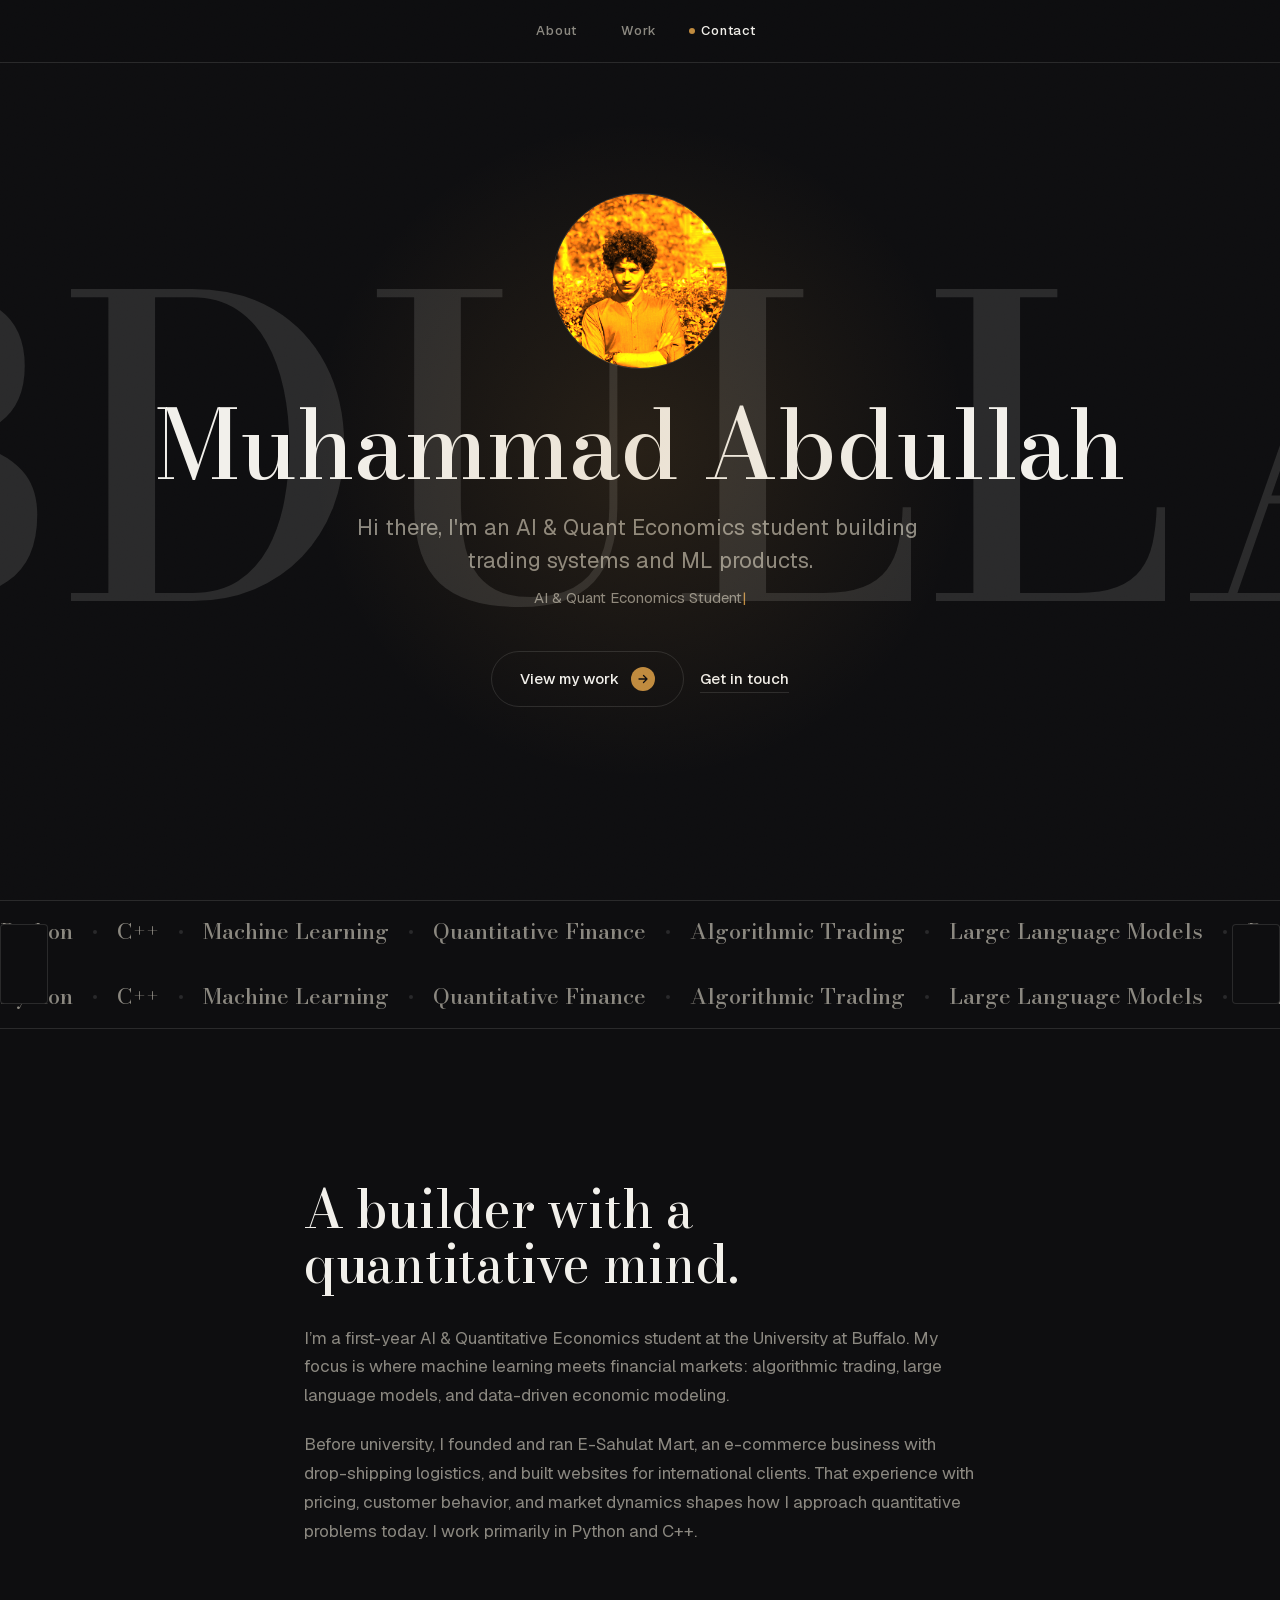
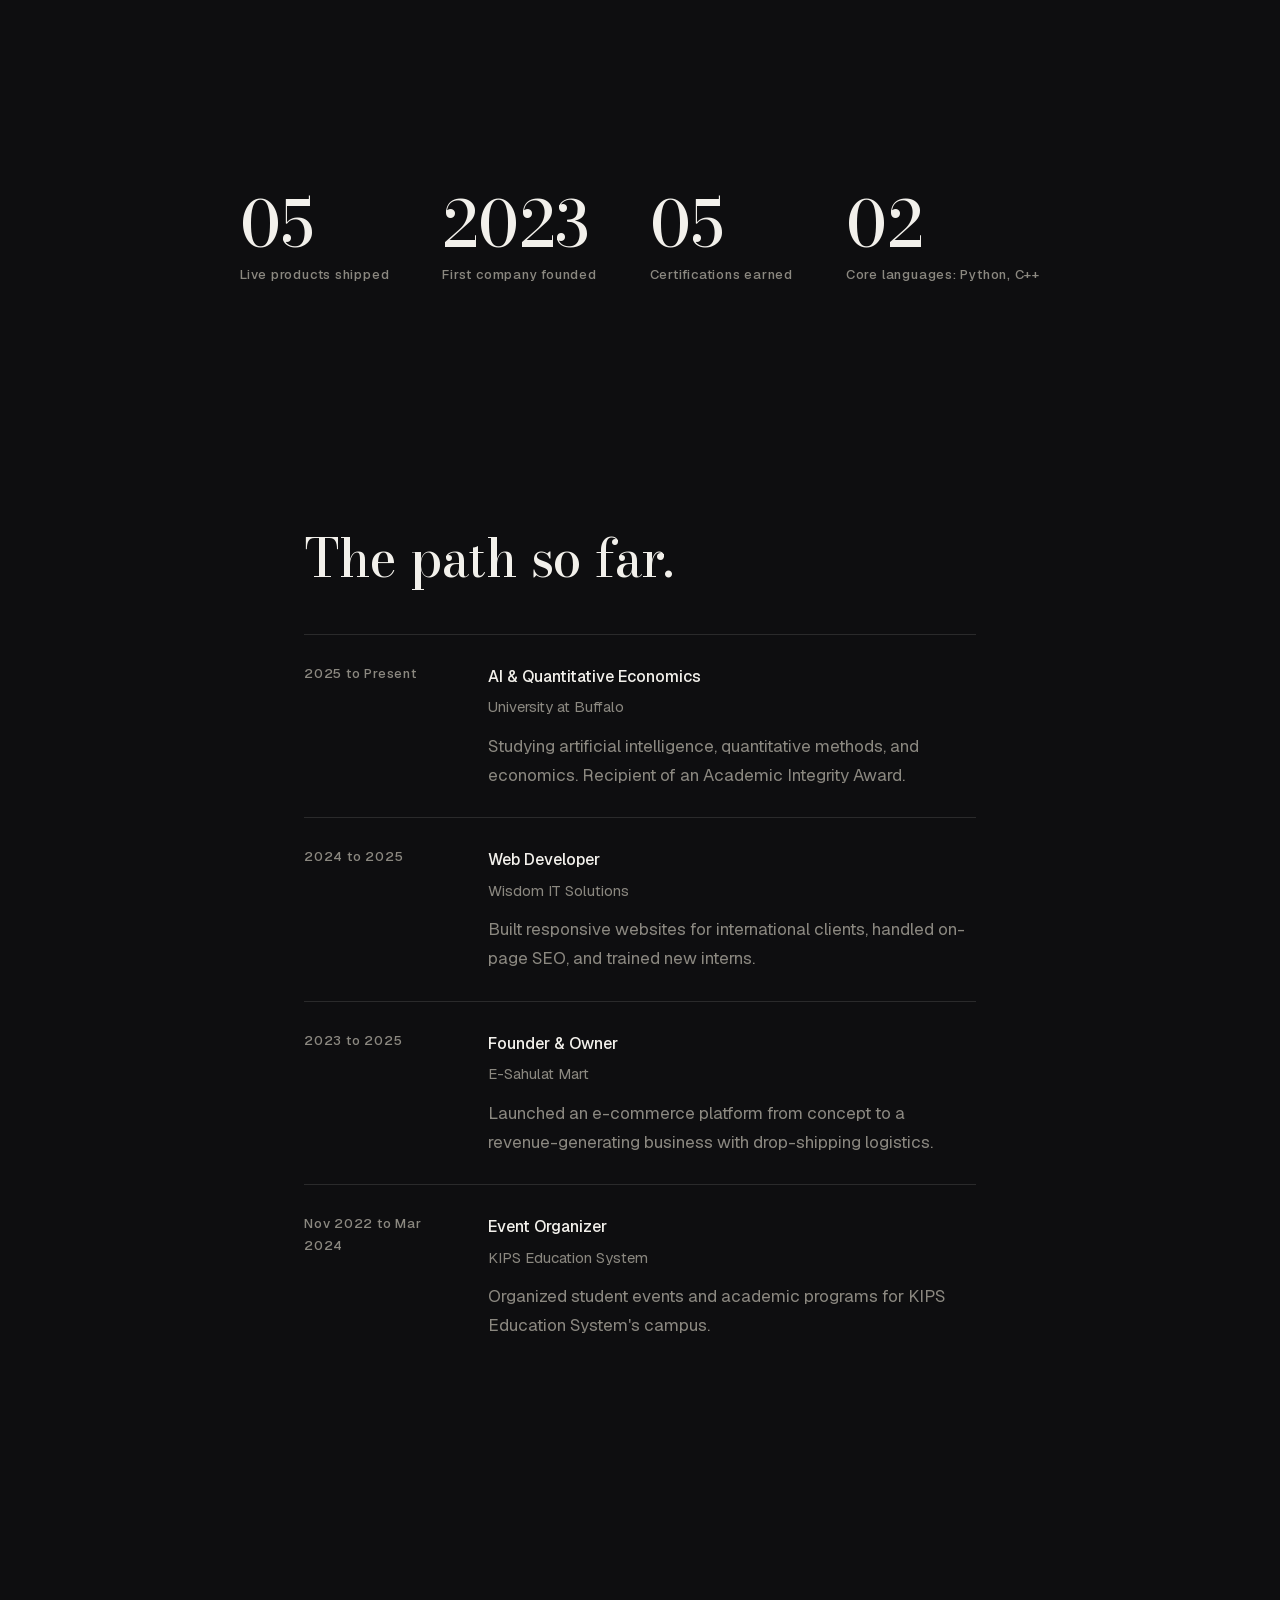
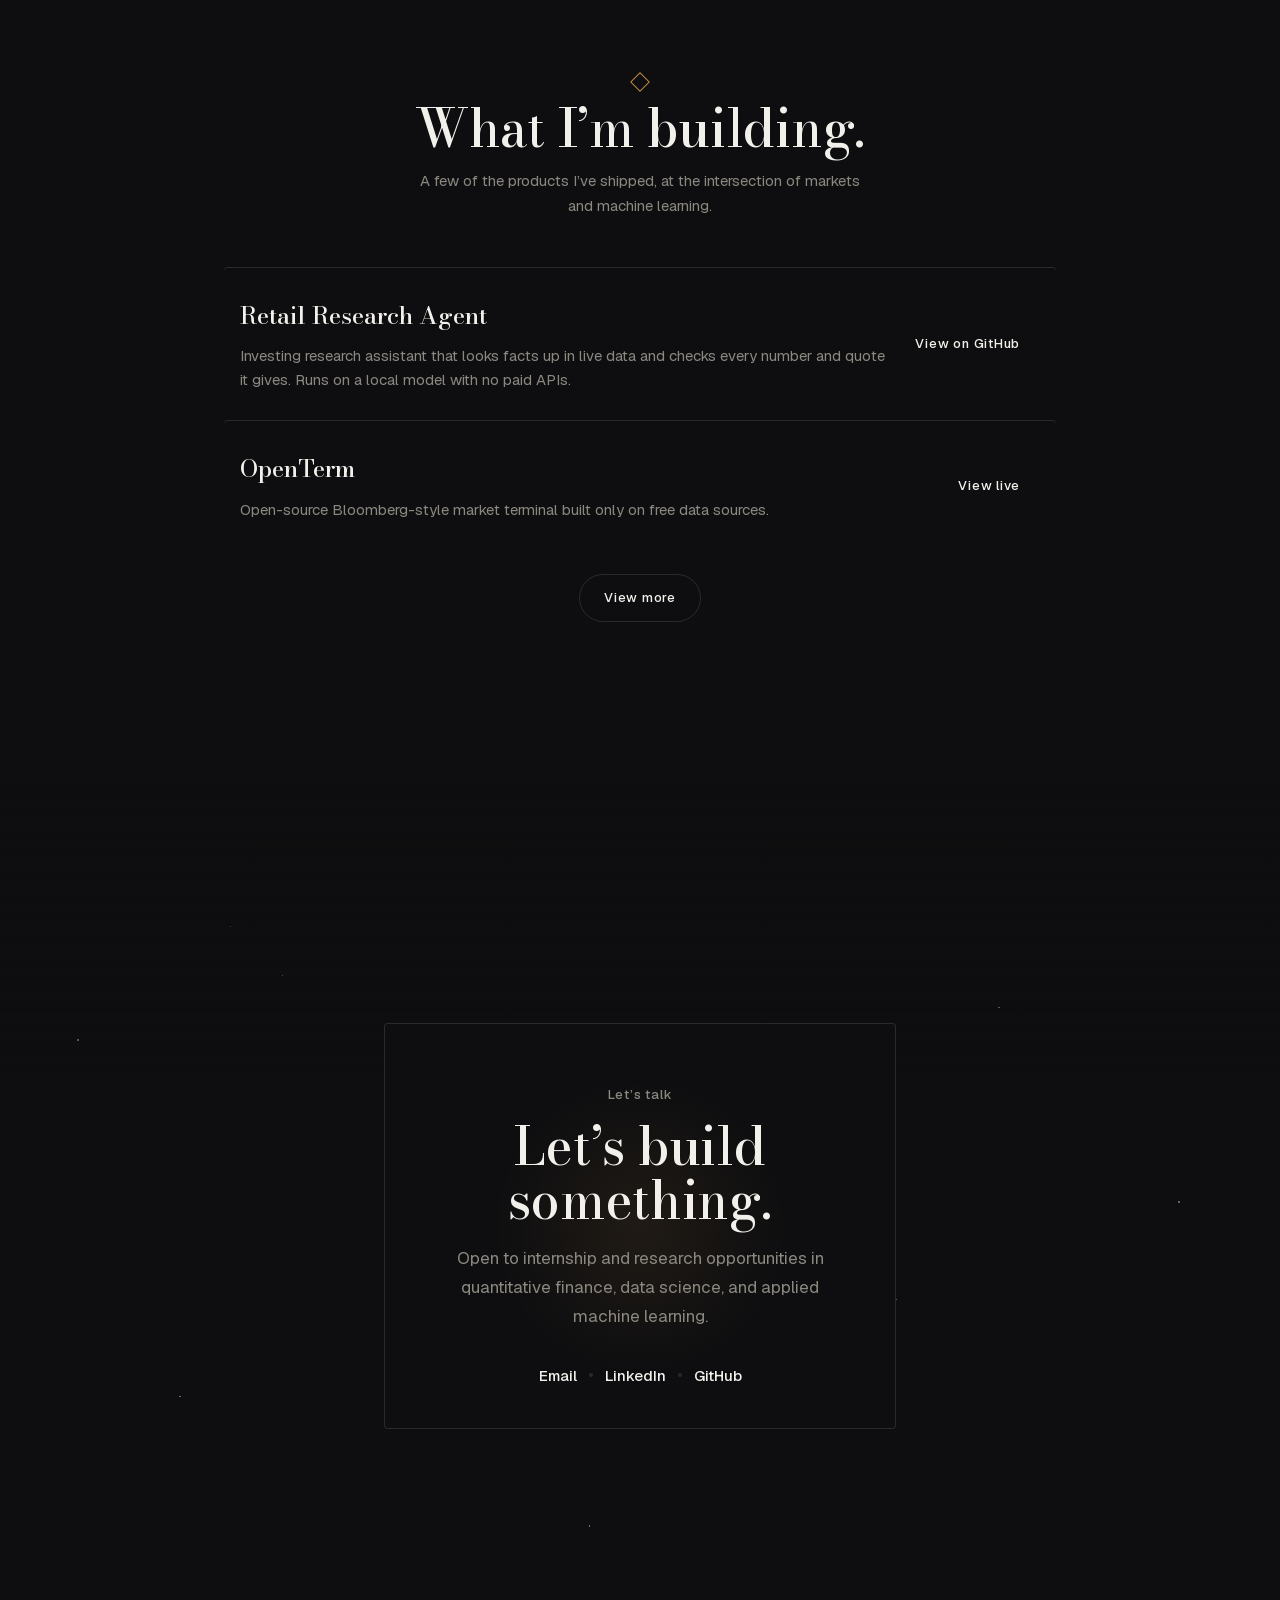
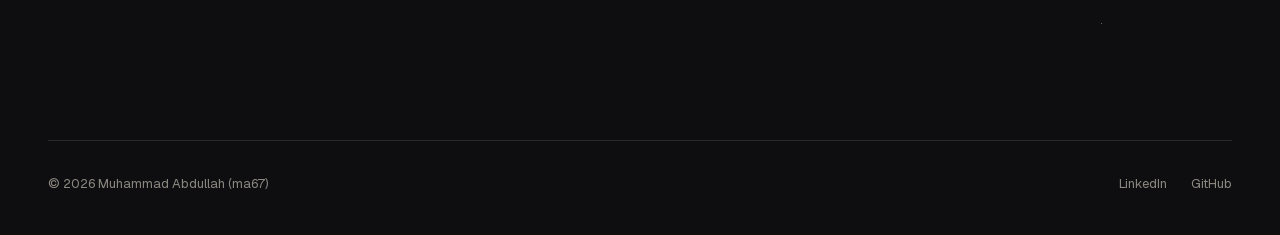
<file: index.html>
<!DOCTYPE html><html lang="en" class="geist_a71539c9-module__T19VSG__variable bodoni_moda_f6f318f6-module__y6GfrW__variable antialiased"><head><meta charSet="utf-8"/><meta name="viewport" content="width=device-width, initial-scale=1"/><link rel="preload" href="/_next/static/media/52b5d5098cb87ddd-s.p.3r2y_bth_sjsm.woff2" as="font" crossorigin="" type="font/woff2"/><link rel="preload" href="/_next/static/media/caa3a2e1cccd8315-s.p.0wgildi0cnwt9.woff2" as="font" crossorigin="" type="font/woff2"/><link rel="preload" as="image" href="/headshot.jpg"/><link rel="stylesheet" href="/_next/static/chunks/2izs4s3skjkl1.css" data-precedence="next"/><link rel="preload" as="script" fetchPriority="low" href="/_next/static/chunks/3ll07n217cgxf.js"/><script src="/_next/static/chunks/17c2xufnf7-1b.js" async=""></script><script src="/_next/static/chunks/0iec5q4ack_04.js" async=""></script><script src="/_next/static/chunks/turbopack-42txp5vxx_n1k.js" async=""></script><script src="/_next/static/chunks/1d4h-sglyo8ft.js" async=""></script><script src="/_next/static/chunks/14mumt5_n0xhi.js" async=""></script><script src="/_next/static/chunks/1r9o0uk6z-pes.js" async=""></script><meta name="next-size-adjust" content=""/><title>Muhammad Abdullah (ma67) | AI &amp; Quant Economics, UB</title><meta name="description" content="Muhammad Abdullah (ma67): AI &amp; Quantitative Economics student at UB, building where machine learning meets financial markets. Python, C++, algo trading."/><link rel="author" href="https://ma67.dev"/><meta name="author" content="Muhammad Abdullah"/><meta name="keywords" content="Muhammad Abdullah,ma67,Abdullah UB,Muhammad Abdullah UB,Muhammad Abdullah University at Buffalo,AI Quantitative Economics,algorithmic trading,machine learning engineer,Sahm Halal,MarketScout,ReceiptVault,Neon City"/><meta name="creator" content="Muhammad Abdullah"/><meta name="robots" content="index, follow"/><link rel="canonical" href="https://ma67.dev"/><meta property="og:title" content="Muhammad Abdullah (ma67) | AI &amp; Quant Economics"/><meta property="og:description" content="AI &amp; Quantitative Economics student at the University at Buffalo, building where machine learning meets financial markets."/><meta property="og:url" content="https://ma67.dev"/><meta property="og:site_name" content="Muhammad Abdullah"/><meta property="og:image" content="https://ma67.dev/headshot.jpg"/><meta property="og:image:width" content="460"/><meta property="og:image:height" content="460"/><meta property="og:image:alt" content="Muhammad Abdullah"/><meta property="og:type" content="website"/><meta name="twitter:card" content="summary_large_image"/><meta name="twitter:title" content="Muhammad Abdullah (ma67) | AI &amp; Quant Economics"/><meta name="twitter:description" content="AI &amp; Quantitative Economics student at the University at Buffalo, building where machine learning meets financial markets."/><meta name="twitter:image" content="https://ma67.dev/headshot.jpg"/><link rel="icon" href="/icon?51f97151023bbae5" type="image/png" sizes="96x96"/><link rel="apple-touch-icon" href="/apple-icon?ac4477bb9f9e3e63" type="image/png" sizes="180x180"/><script src="/_next/static/chunks/0cz1d0mv5g_q7.js" noModule=""></script></head><body><div hidden=""><!--$--><!--/$--></div><script type="application/ld+json">{"@context":"https://schema.org","@type":"Person","name":"Muhammad Abdullah","alternateName":["ma67","Abdullah UB","Muhammad Abdullah UB"],"url":"https://ma67.dev","image":"https://ma67.dev/headshot.jpg","jobTitle":"AI & Quantitative Economics Student","description":"AI & Quantitative Economics student at the University at Buffalo building products at the intersection of machine learning and financial markets.","alumniOf":{"@type":"CollegeOrUniversity","name":"University at Buffalo","alternateName":"UB"},"knowsAbout":["Python","C++","Machine Learning","Quantitative Finance","Algorithmic Trading","Large Language Models","Data Analysis","Economic Modeling"],"sameAs":["https://github.com/ma67-ex","https://www.linkedin.com/in/ma67"]}</script><div class="grain" aria-hidden="true"></div><nav class="fixed top-0 left-0 flex w-full items-center justify-center border-b px-(--container-x) py-5" style="background:color-mix(in srgb, var(--bg) 60%, transparent);backdrop-filter:blur(20px) saturate(140%);-webkit-backdrop-filter:blur(20px) saturate(140%);border-color:var(--rule);z-index:var(--z-nav)"><ul class="flex items-center gap-8"><li><a href="#about" class="flex items-center gap-1.5 font-medium text-(--muted) transition-colors duration-200 hover:text-(--fg)" style="font-size:var(--fs-label);letter-spacing:var(--ls-label);transition-timing-function:var(--ease-out)"><span class="inline-block h-1.5 w-1.5 rounded-full transition-[transform,opacity] duration-150" style="background:var(--accent);opacity:0;transform:scale(0.4);transition-timing-function:var(--ease-out)" aria-hidden="true"></span>About</a></li><li><a href="#work" class="flex items-center gap-1.5 font-medium text-(--muted) transition-colors duration-200 hover:text-(--fg)" style="font-size:var(--fs-label);letter-spacing:var(--ls-label);transition-timing-function:var(--ease-out)"><span class="inline-block h-1.5 w-1.5 rounded-full transition-[transform,opacity] duration-150" style="background:var(--accent);opacity:0;transform:scale(0.4);transition-timing-function:var(--ease-out)" aria-hidden="true"></span>Work</a></li><li><a href="#contact" class="flex items-center gap-1.5 font-medium text-(--muted) transition-colors duration-200 hover:text-(--fg)" style="font-size:var(--fs-label);letter-spacing:var(--ls-label);transition-timing-function:var(--ease-out)"><span class="inline-block h-1.5 w-1.5 rounded-full transition-[transform,opacity] duration-150" style="background:var(--accent);opacity:0;transform:scale(0.4);transition-timing-function:var(--ease-out)" aria-hidden="true"></span>Contact</a></li></ul></nav><main class="flex-1"><header id="top" class="relative flex min-h-screen flex-col items-center justify-center overflow-hidden px-(--container-x) text-center"><span aria-hidden="true" class="pointer-events-none absolute inset-0 flex select-none items-center justify-center overflow-hidden whitespace-nowrap font-[family-name:var(--font-display)]" style="font-size:clamp(9rem, 34vw, 26rem);line-height:1;color:var(--rule)">ABDULLAH</span><div class="pointer-events-none absolute inset-0" style="--x:50%;--y:40%;background:radial-gradient(circle at var(--x) var(--y), color-mix(in oklch, var(--accent) 14%, transparent), transparent 42%)" aria-hidden="true"></div><div class="group relative mb-7 h-36 w-36 sm:h-44 sm:w-44"><div class="relative h-full w-full overflow-hidden rounded-full border" style="border-color:var(--rule)"><img alt="Muhammad Abdullah" decoding="async" data-nimg="fill" class="object-cover" style="position:absolute;height:100%;width:100%;left:0;top:0;right:0;bottom:0;color:transparent;filter:sepia(1) saturate(6) hue-rotate(-10deg) brightness(1.1)" src="/headshot.jpg"/><div aria-hidden="true" class="pointer-events-none absolute inset-0 opacity-0 transition-opacity duration-500 group-hover:opacity-100" style="transition-timing-function:var(--ease-out)"><img alt="Muhammad Abdullah" loading="lazy" decoding="async" data-nimg="fill" class="object-cover" style="position:absolute;height:100%;width:100%;left:0;top:0;right:0;bottom:0;color:transparent" src="/headshot.jpg"/></div></div></div><h1 class="font-[family-name:var(--font-display)] leading-[0.98] text-(--fg)" style="font-size:var(--fs-display);font-weight:500;letter-spacing:var(--ls-display)"><span class="inline-block" style="opacity:0;transform:translateY(16px);transition:opacity .7s var(--ease-out) 0ms, transform .7s var(--ease-out) 0ms">Muhammad<!-- --> </span><span class="inline-block" style="opacity:0;transform:translateY(16px);transition:opacity .7s var(--ease-out) 90ms, transform .7s var(--ease-out) 90ms">Abdullah</span></h1><p class="mt-5 max-w-xl font-[family-name:var(--font-sans)] text-(--muted)" style="font-size:var(--fs-title);line-height:1.5"><span class="inline-block" style="opacity:0;transform:translateY(16px);transition:opacity .7s var(--ease-out) 250ms, transform .7s var(--ease-out) 250ms">Hi<!-- --> </span><span class="inline-block" style="opacity:0;transform:translateY(16px);transition:opacity .7s var(--ease-out) 340ms, transform .7s var(--ease-out) 340ms">there,<!-- --> </span><span class="inline-block" style="opacity:0;transform:translateY(16px);transition:opacity .7s var(--ease-out) 430ms, transform .7s var(--ease-out) 430ms">I&#x27;m<!-- --> </span><span class="inline-block" style="opacity:0;transform:translateY(16px);transition:opacity .7s var(--ease-out) 520ms, transform .7s var(--ease-out) 520ms">an<!-- --> </span><span class="inline-block" style="opacity:0;transform:translateY(16px);transition:opacity .7s var(--ease-out) 610ms, transform .7s var(--ease-out) 610ms">AI<!-- --> </span><span class="inline-block" style="opacity:0;transform:translateY(16px);transition:opacity .7s var(--ease-out) 700ms, transform .7s var(--ease-out) 700ms">&amp;<!-- --> </span><span class="inline-block" style="opacity:0;transform:translateY(16px);transition:opacity .7s var(--ease-out) 790ms, transform .7s var(--ease-out) 790ms">Quant<!-- --> </span><span class="inline-block" style="opacity:0;transform:translateY(16px);transition:opacity .7s var(--ease-out) 880ms, transform .7s var(--ease-out) 880ms">Economics<!-- --> </span><span class="inline-block" style="opacity:0;transform:translateY(16px);transition:opacity .7s var(--ease-out) 970ms, transform .7s var(--ease-out) 970ms">student<!-- --> </span><span class="inline-block" style="opacity:0;transform:translateY(16px);transition:opacity .7s var(--ease-out) 1060ms, transform .7s var(--ease-out) 1060ms">building<!-- --> </span><span class="inline-block" style="opacity:0;transform:translateY(16px);transition:opacity .7s var(--ease-out) 1150ms, transform .7s var(--ease-out) 1150ms">trading<!-- --> </span><span class="inline-block" style="opacity:0;transform:translateY(16px);transition:opacity .7s var(--ease-out) 1240ms, transform .7s var(--ease-out) 1240ms">systems<!-- --> </span><span class="inline-block" style="opacity:0;transform:translateY(16px);transition:opacity .7s var(--ease-out) 1330ms, transform .7s var(--ease-out) 1330ms">and<!-- --> </span><span class="inline-block" style="opacity:0;transform:translateY(16px);transition:opacity .7s var(--ease-out) 1420ms, transform .7s var(--ease-out) 1420ms">ML<!-- --> </span><span class="inline-block" style="opacity:0;transform:translateY(16px);transition:opacity .7s var(--ease-out) 1510ms, transform .7s var(--ease-out) 1510ms">products.</span></p><p class="mt-2 min-h-[1.75em] font-[family-name:var(--font-sans)] text-(--muted)" style="font-size:var(--fs-small)">AI &amp; Quant Economics Student<span class="animate-pulse" style="color:var(--accent)" aria-hidden="true">|</span></p><div class="mt-10 flex flex-wrap items-center justify-center gap-4"><a href="#work" class="group/cta relative inline-flex items-center gap-3 overflow-hidden rounded-full border px-7 py-3.5 font-medium" style="border-color:var(--rule);font-size:var(--fs-small)"><span aria-hidden="true" class="absolute inset-0 origin-left scale-x-0 transition-transform duration-350 group-hover/cta:scale-x-100" style="background:var(--accent);transition-timing-function:var(--ease-out)"></span><span class="relative z-10 text-(--fg) transition-colors duration-300 group-hover/cta:text-(--bg)" style="transition-timing-function:var(--ease-out)">View my work</span><span class="relative z-10 inline-flex h-6 w-6 shrink-0 items-center justify-center rounded-full transition-transform duration-300 group-hover/cta:translate-x-0.5" style="background:var(--accent);transition-timing-function:var(--ease-out)"><svg width="12" height="12" viewBox="0 0 12 12" fill="none" aria-hidden="true"><path d="M2 6H10M10 6L6.5 2.5M10 6L6.5 9.5" stroke="var(--bg)" stroke-width="1.3" stroke-linecap="round" stroke-linejoin="round"></path></svg></span></a><a href="#contact" class="font-medium text-(--fg) underline decoration-(--rule) underline-offset-8 transition-colors duration-200 hover:decoration-(--accent)" style="font-size:var(--fs-small);transition-timing-function:var(--ease-out)">Get in touch</a></div></header><div class="relative overflow-hidden border-y" style="border-color:var(--rule)"><div class="pointer-events-none absolute inset-y-0 z-10 flex items-center left-0"><div aria-hidden="true" class="relative z-10 h-16 w-10 shrink-0 rounded-sm border sm:h-20 sm:w-12" style="border-color:var(--rule);background:var(--bg)"></div></div><div class="pointer-events-none absolute inset-y-0 z-10 flex items-center right-0"><div aria-hidden="true" class="relative z-10 h-16 w-10 shrink-0 rounded-sm border sm:h-20 sm:w-12" style="border-color:var(--rule);background:var(--bg)"></div></div><div class="flex flex-col gap-1"><div class="flex w-max items-center gap-5 whitespace-nowrap py-3" style="animation:marquee 32s linear infinite;animation-direction:normal"><span class="flex items-center gap-5"><span class="font-[family-name:var(--font-display)] text-(--muted)" style="font-size:var(--fs-title)">Python</span><span aria-hidden="true" class="h-1 w-1 shrink-0 rounded-full" style="background:var(--rule)"></span></span><span class="flex items-center gap-5"><span class="font-[family-name:var(--font-display)] text-(--muted)" style="font-size:var(--fs-title)">C++</span><span aria-hidden="true" class="h-1 w-1 shrink-0 rounded-full" style="background:var(--rule)"></span></span><span class="flex items-center gap-5"><span class="font-[family-name:var(--font-display)] text-(--muted)" style="font-size:var(--fs-title)">Machine Learning</span><span aria-hidden="true" class="h-1 w-1 shrink-0 rounded-full" style="background:var(--rule)"></span></span><span class="flex items-center gap-5"><span class="font-[family-name:var(--font-display)] text-(--muted)" style="font-size:var(--fs-title)">Quantitative Finance</span><span aria-hidden="true" class="h-1 w-1 shrink-0 rounded-full" style="background:var(--rule)"></span></span><span class="flex items-center gap-5"><span class="font-[family-name:var(--font-display)] text-(--muted)" style="font-size:var(--fs-title)">Algorithmic Trading</span><span aria-hidden="true" class="h-1 w-1 shrink-0 rounded-full" style="background:var(--rule)"></span></span><span class="flex items-center gap-5"><span class="font-[family-name:var(--font-display)] text-(--muted)" style="font-size:var(--fs-title)">Large Language Models</span><span aria-hidden="true" class="h-1 w-1 shrink-0 rounded-full" style="background:var(--rule)"></span></span><span class="flex items-center gap-5"><span class="font-[family-name:var(--font-display)] text-(--muted)" style="font-size:var(--fs-title)">Data Analysis</span><span aria-hidden="true" class="h-1 w-1 shrink-0 rounded-full" style="background:var(--rule)"></span></span><span class="flex items-center gap-5"><span class="font-[family-name:var(--font-display)] text-(--muted)" style="font-size:var(--fs-title)">Economic Modeling</span><span aria-hidden="true" class="h-1 w-1 shrink-0 rounded-full" style="background:var(--rule)"></span></span><span class="flex items-center gap-5"><span class="font-[family-name:var(--font-display)] text-(--muted)" style="font-size:var(--fs-title)">Python</span><span aria-hidden="true" class="h-1 w-1 shrink-0 rounded-full" style="background:var(--rule)"></span></span><span class="flex items-center gap-5"><span class="font-[family-name:var(--font-display)] text-(--muted)" style="font-size:var(--fs-title)">C++</span><span aria-hidden="true" class="h-1 w-1 shrink-0 rounded-full" style="background:var(--rule)"></span></span><span class="flex items-center gap-5"><span class="font-[family-name:var(--font-display)] text-(--muted)" style="font-size:var(--fs-title)">Machine Learning</span><span aria-hidden="true" class="h-1 w-1 shrink-0 rounded-full" style="background:var(--rule)"></span></span><span class="flex items-center gap-5"><span class="font-[family-name:var(--font-display)] text-(--muted)" style="font-size:var(--fs-title)">Quantitative Finance</span><span aria-hidden="true" class="h-1 w-1 shrink-0 rounded-full" style="background:var(--rule)"></span></span><span class="flex items-center gap-5"><span class="font-[family-name:var(--font-display)] text-(--muted)" style="font-size:var(--fs-title)">Algorithmic Trading</span><span aria-hidden="true" class="h-1 w-1 shrink-0 rounded-full" style="background:var(--rule)"></span></span><span class="flex items-center gap-5"><span class="font-[family-name:var(--font-display)] text-(--muted)" style="font-size:var(--fs-title)">Large Language Models</span><span aria-hidden="true" class="h-1 w-1 shrink-0 rounded-full" style="background:var(--rule)"></span></span><span class="flex items-center gap-5"><span class="font-[family-name:var(--font-display)] text-(--muted)" style="font-size:var(--fs-title)">Data Analysis</span><span aria-hidden="true" class="h-1 w-1 shrink-0 rounded-full" style="background:var(--rule)"></span></span><span class="flex items-center gap-5"><span class="font-[family-name:var(--font-display)] text-(--muted)" style="font-size:var(--fs-title)">Economic Modeling</span><span aria-hidden="true" class="h-1 w-1 shrink-0 rounded-full" style="background:var(--rule)"></span></span></div><div class="flex w-max items-center gap-5 whitespace-nowrap py-3" style="animation:marquee 32s linear infinite;animation-direction:reverse"><span class="flex items-center gap-5"><span class="font-[family-name:var(--font-display)] text-(--muted)" style="font-size:var(--fs-title)">Python</span><span aria-hidden="true" class="h-1 w-1 shrink-0 rounded-full" style="background:var(--rule)"></span></span><span class="flex items-center gap-5"><span class="font-[family-name:var(--font-display)] text-(--muted)" style="font-size:var(--fs-title)">C++</span><span aria-hidden="true" class="h-1 w-1 shrink-0 rounded-full" style="background:var(--rule)"></span></span><span class="flex items-center gap-5"><span class="font-[family-name:var(--font-display)] text-(--muted)" style="font-size:var(--fs-title)">Machine Learning</span><span aria-hidden="true" class="h-1 w-1 shrink-0 rounded-full" style="background:var(--rule)"></span></span><span class="flex items-center gap-5"><span class="font-[family-name:var(--font-display)] text-(--muted)" style="font-size:var(--fs-title)">Quantitative Finance</span><span aria-hidden="true" class="h-1 w-1 shrink-0 rounded-full" style="background:var(--rule)"></span></span><span class="flex items-center gap-5"><span class="font-[family-name:var(--font-display)] text-(--muted)" style="font-size:var(--fs-title)">Algorithmic Trading</span><span aria-hidden="true" class="h-1 w-1 shrink-0 rounded-full" style="background:var(--rule)"></span></span><span class="flex items-center gap-5"><span class="font-[family-name:var(--font-display)] text-(--muted)" style="font-size:var(--fs-title)">Large Language Models</span><span aria-hidden="true" class="h-1 w-1 shrink-0 rounded-full" style="background:var(--rule)"></span></span><span class="flex items-center gap-5"><span class="font-[family-name:var(--font-display)] text-(--muted)" style="font-size:var(--fs-title)">Data Analysis</span><span aria-hidden="true" class="h-1 w-1 shrink-0 rounded-full" style="background:var(--rule)"></span></span><span class="flex items-center gap-5"><span class="font-[family-name:var(--font-display)] text-(--muted)" style="font-size:var(--fs-title)">Economic Modeling</span><span aria-hidden="true" class="h-1 w-1 shrink-0 rounded-full" style="background:var(--rule)"></span></span><span class="flex items-center gap-5"><span class="font-[family-name:var(--font-display)] text-(--muted)" style="font-size:var(--fs-title)">Python</span><span aria-hidden="true" class="h-1 w-1 shrink-0 rounded-full" style="background:var(--rule)"></span></span><span class="flex items-center gap-5"><span class="font-[family-name:var(--font-display)] text-(--muted)" style="font-size:var(--fs-title)">C++</span><span aria-hidden="true" class="h-1 w-1 shrink-0 rounded-full" style="background:var(--rule)"></span></span><span class="flex items-center gap-5"><span class="font-[family-name:var(--font-display)] text-(--muted)" style="font-size:var(--fs-title)">Machine Learning</span><span aria-hidden="true" class="h-1 w-1 shrink-0 rounded-full" style="background:var(--rule)"></span></span><span class="flex items-center gap-5"><span class="font-[family-name:var(--font-display)] text-(--muted)" style="font-size:var(--fs-title)">Quantitative Finance</span><span aria-hidden="true" class="h-1 w-1 shrink-0 rounded-full" style="background:var(--rule)"></span></span><span class="flex items-center gap-5"><span class="font-[family-name:var(--font-display)] text-(--muted)" style="font-size:var(--fs-title)">Algorithmic Trading</span><span aria-hidden="true" class="h-1 w-1 shrink-0 rounded-full" style="background:var(--rule)"></span></span><span class="flex items-center gap-5"><span class="font-[family-name:var(--font-display)] text-(--muted)" style="font-size:var(--fs-title)">Large Language Models</span><span aria-hidden="true" class="h-1 w-1 shrink-0 rounded-full" style="background:var(--rule)"></span></span><span class="flex items-center gap-5"><span class="font-[family-name:var(--font-display)] text-(--muted)" style="font-size:var(--fs-title)">Data Analysis</span><span aria-hidden="true" class="h-1 w-1 shrink-0 rounded-full" style="background:var(--rule)"></span></span><span class="flex items-center gap-5"><span class="font-[family-name:var(--font-display)] text-(--muted)" style="font-size:var(--fs-title)">Economic Modeling</span><span aria-hidden="true" class="h-1 w-1 shrink-0 rounded-full" style="background:var(--rule)"></span></span></div></div></div><section id="about" class="mx-auto max-w-3xl px-(--container-x)" style="padding-block:var(--section-y)"><div class="" style="opacity:1;transform:none;transition:opacity .7s var(--ease-out) 0ms, transform .7s var(--ease-out) 0ms"><h2 class="font-[family-name:var(--font-display)] text-(--fg)" style="font-size:var(--fs-headline);letter-spacing:var(--ls-headline);font-weight:500;line-height:1.05">A builder with a quantitative mind.</h2></div><div class="" style="opacity:1;transform:none;transition:opacity .7s var(--ease-out) 60ms, transform .7s var(--ease-out) 60ms"><p class="mt-8 text-(--muted)" style="font-size:var(--fs-body);line-height:1.7">I’m a first-year AI &amp; Quantitative Economics student at the University at Buffalo. My focus is where machine learning meets financial markets: algorithmic trading, large language models, and data-driven economic modeling.</p></div><div class="" style="opacity:1;transform:none;transition:opacity .7s var(--ease-out) 120ms, transform .7s var(--ease-out) 120ms"><p class="mt-5 text-(--muted)" style="font-size:var(--fs-body);line-height:1.7">Before university, I founded and ran E-Sahulat Mart, an e-commerce business with drop-shipping logistics, and built websites for international clients. That experience with pricing, customer behavior, and market dynamics shapes how I approach quantitative problems today. I work primarily in Python and C++.</p></div></section><section class="mx-auto max-w-4xl px-(--container-x)" style="padding-block:calc(var(--section-y) * 0.6)"><div class="grid grid-cols-2 gap-x-6 gap-y-10 sm:flex sm:flex-nowrap sm:justify-between sm:gap-y-0"><div class="" style="opacity:1;transform:none;transition:opacity .7s var(--ease-out) 0ms, transform .7s var(--ease-out) 0ms"><div class="flex flex-col gap-2"><span class="font-[family-name:var(--font-display)] text-(--fg)" style="font-size:var(--fs-stat);line-height:1">05</span><span class="font-medium text-(--muted)" style="font-size:var(--fs-label);letter-spacing:var(--ls-label)">Live products shipped</span></div></div><div class="" style="opacity:1;transform:none;transition:opacity .7s var(--ease-out) 60ms, transform .7s var(--ease-out) 60ms"><div class="flex flex-col gap-2"><span class="font-[family-name:var(--font-display)] text-(--fg)" style="font-size:var(--fs-stat);line-height:1">2023</span><span class="font-medium text-(--muted)" style="font-size:var(--fs-label);letter-spacing:var(--ls-label)">First company founded</span></div></div><div class="" style="opacity:1;transform:none;transition:opacity .7s var(--ease-out) 120ms, transform .7s var(--ease-out) 120ms"><div class="flex flex-col gap-2"><span class="font-[family-name:var(--font-display)] text-(--fg)" style="font-size:var(--fs-stat);line-height:1">05</span><span class="font-medium text-(--muted)" style="font-size:var(--fs-label);letter-spacing:var(--ls-label)">Certifications earned</span></div></div><div class="" style="opacity:1;transform:none;transition:opacity .7s var(--ease-out) 180ms, transform .7s var(--ease-out) 180ms"><div class="flex flex-col gap-2"><span class="font-[family-name:var(--font-display)] text-(--fg)" style="font-size:var(--fs-stat);line-height:1">02</span><span class="font-medium text-(--muted)" style="font-size:var(--fs-label);letter-spacing:var(--ls-label)">Core languages: Python, C++</span></div></div></div></section><section class="mx-auto max-w-3xl px-(--container-x)" style="padding-block:var(--section-y)"><div class="" style="opacity:1;transform:none;transition:opacity .7s var(--ease-out) 0ms, transform .7s var(--ease-out) 0ms"><h2 class="font-[family-name:var(--font-display)] text-(--fg)" style="font-size:var(--fs-headline);letter-spacing:var(--ls-headline);font-weight:500;line-height:1.05">The path so far.</h2></div><div class="mt-12"><div class="" style="opacity:1;transform:none;transition:opacity .7s var(--ease-out) 0ms, transform .7s var(--ease-out) 0ms"><div class="grid grid-cols-1 gap-2 border-t py-7 sm:grid-cols-[160px_1fr] sm:gap-6" style="border-color:var(--rule)"><span class="font-medium text-(--muted)" style="font-size:var(--fs-label);letter-spacing:var(--ls-label)">2025 to Present</span><div><h3 class="font-medium text-(--fg)">AI &amp; Quantitative Economics</h3><p class="mt-1 text-(--muted)" style="font-size:var(--fs-small)">University at Buffalo</p><p class="mt-3 text-(--muted)" style="font-size:var(--fs-body);line-height:1.7">Studying artificial intelligence, quantitative methods, and economics. Recipient of an Academic Integrity Award.</p></div></div></div><div class="" style="opacity:1;transform:none;transition:opacity .7s var(--ease-out) 60ms, transform .7s var(--ease-out) 60ms"><div class="grid grid-cols-1 gap-2 border-t py-7 sm:grid-cols-[160px_1fr] sm:gap-6" style="border-color:var(--rule)"><span class="font-medium text-(--muted)" style="font-size:var(--fs-label);letter-spacing:var(--ls-label)">2024 to 2025</span><div><h3 class="font-medium text-(--fg)">Web Developer</h3><p class="mt-1 text-(--muted)" style="font-size:var(--fs-small)">Wisdom IT Solutions</p><p class="mt-3 text-(--muted)" style="font-size:var(--fs-body);line-height:1.7">Built responsive websites for international clients, handled on-page SEO, and trained new interns.</p></div></div></div><div class="" style="opacity:1;transform:none;transition:opacity .7s var(--ease-out) 120ms, transform .7s var(--ease-out) 120ms"><div class="grid grid-cols-1 gap-2 border-t py-7 sm:grid-cols-[160px_1fr] sm:gap-6" style="border-color:var(--rule)"><span class="font-medium text-(--muted)" style="font-size:var(--fs-label);letter-spacing:var(--ls-label)">2023 to 2025</span><div><h3 class="font-medium text-(--fg)">Founder &amp; Owner</h3><p class="mt-1 text-(--muted)" style="font-size:var(--fs-small)">E-Sahulat Mart</p><p class="mt-3 text-(--muted)" style="font-size:var(--fs-body);line-height:1.7">Launched an e-commerce platform from concept to a revenue-generating business with drop-shipping logistics.</p></div></div></div><div class="" style="opacity:1;transform:none;transition:opacity .7s var(--ease-out) 180ms, transform .7s var(--ease-out) 180ms"><div class="grid grid-cols-1 gap-2 border-t py-7 sm:grid-cols-[160px_1fr] sm:gap-6" style="border-color:var(--rule)"><span class="font-medium text-(--muted)" style="font-size:var(--fs-label);letter-spacing:var(--ls-label)">Nov 2022 to Mar 2024</span><div><h3 class="font-medium text-(--fg)">Event Organizer</h3><p class="mt-1 text-(--muted)" style="font-size:var(--fs-small)">KIPS Education System</p><p class="mt-3 text-(--muted)" style="font-size:var(--fs-body);line-height:1.7">Organized student events and academic programs for KIPS Education System&#x27;s campus.</p></div></div></div></div></section><section id="work" class="mx-auto max-w-3xl px-(--container-x) lg:max-w-4xl" style="padding-block:var(--section-y)"><div class="" style="opacity:1;transform:none;transition:opacity .7s var(--ease-out) 0ms, transform .7s var(--ease-out) 0ms"><div class="flex flex-col items-center gap-3 text-center"><span aria-hidden="true" class="h-3.5 w-3.5 rotate-45 border" style="border-color:var(--accent)"></span><h2 class="font-[family-name:var(--font-display)] text-(--fg)" style="font-size:var(--fs-headline);letter-spacing:var(--ls-headline);font-weight:500;line-height:1.05">What I’m building.</h2><p class="max-w-md text-(--muted)" style="font-size:var(--fs-small)">A few of the products I’ve shipped, at the intersection of markets and machine learning.</p></div></div><div class="mt-12"><div class="" style="opacity:1;transform:none;transition:opacity .7s var(--ease-out) 0ms, transform .7s var(--ease-out) 0ms"><a href="https://github.com/ma67-ex/retail-research-agent" target="_blank" rel="noreferrer" class="project-row group/row grid grid-cols-1 gap-2 rounded-sm border-t px-4 py-7 -mx-4 sm:grid-cols-[1fr_auto] sm:items-center sm:gap-6" style="border-color:var(--rule)"><div><h3 class="font-[family-name:var(--font-display)] text-(--fg) transition-transform duration-300 group-hover/row:translate-x-1" style="font-size:var(--fs-project-name);transition-timing-function:var(--ease-out)">Retail Research Agent</h3><p class="mt-2 text-(--muted)" style="font-size:var(--fs-small);line-height:1.6">Investing research assistant that looks facts up in live data and checks every number and quote it gives. Runs on a local model with no paid APIs.</p></div><div class="flex shrink-0 items-center sm:justify-end"><span class="inline-flex items-center gap-1.5 font-medium text-(--fg)" style="font-size:var(--fs-label);letter-spacing:var(--ls-label)">View on GitHub<span aria-hidden="true" class="inline-block -translate-x-2 opacity-0 transition-all duration-300 group-hover/row:translate-x-0 group-hover/row:opacity-100 group-focus-visible/row:translate-x-0 group-focus-visible/row:opacity-100" style="color:var(--accent);transition-timing-function:var(--ease-out)">→</span></span></div></a></div><div class="" style="opacity:1;transform:none;transition:opacity .7s var(--ease-out) 60ms, transform .7s var(--ease-out) 60ms"><a href="https://openterm-lovat.vercel.app" target="_blank" rel="noreferrer" class="project-row group/row grid grid-cols-1 gap-2 rounded-sm border-t px-4 py-7 -mx-4 sm:grid-cols-[1fr_auto] sm:items-center sm:gap-6" style="border-color:var(--rule)"><div><h3 class="font-[family-name:var(--font-display)] text-(--fg) transition-transform duration-300 group-hover/row:translate-x-1" style="font-size:var(--fs-project-name);transition-timing-function:var(--ease-out)">OpenTerm</h3><p class="mt-2 text-(--muted)" style="font-size:var(--fs-small);line-height:1.6">Open-source Bloomberg-style market terminal built only on free data sources.</p></div><div class="flex shrink-0 items-center sm:justify-end"><span class="inline-flex items-center gap-1.5 font-medium text-(--fg)" style="font-size:var(--fs-label);letter-spacing:var(--ls-label)">View live<span aria-hidden="true" class="inline-block -translate-x-2 opacity-0 transition-all duration-300 group-hover/row:translate-x-0 group-hover/row:opacity-100 group-focus-visible/row:translate-x-0 group-focus-visible/row:opacity-100" style="color:var(--accent);transition-timing-function:var(--ease-out)">→</span></span></div></a></div></div><div class="expand-rows "><div><div style="opacity:0;transform:translateY(10px);transition:opacity .4s var(--ease-out) 0ms, transform .4s var(--ease-out) 0ms"><a href="https://halal-stocks-five.vercel.app" target="_blank" rel="noreferrer" class="project-row group/row grid grid-cols-1 gap-2 rounded-sm border-t px-4 py-7 -mx-4 sm:grid-cols-[1fr_auto] sm:items-center sm:gap-6" style="border-color:var(--rule)"><div><h3 class="font-[family-name:var(--font-display)] text-(--fg) transition-transform duration-300 group-hover/row:translate-x-1" style="font-size:var(--fs-project-name);transition-timing-function:var(--ease-out)">Sahm Halal</h3><p class="mt-2 text-(--muted)" style="font-size:var(--fs-small);line-height:1.6">Live stock analyzer covering halal-compliant and global markets with trend signals and momentum indicators.</p></div><div class="flex shrink-0 items-center sm:justify-end"><span class="inline-flex items-center gap-1.5 font-medium text-(--fg)" style="font-size:var(--fs-label);letter-spacing:var(--ls-label)">View live<span aria-hidden="true" class="inline-block -translate-x-2 opacity-0 transition-all duration-300 group-hover/row:translate-x-0 group-hover/row:opacity-100 group-focus-visible/row:translate-x-0 group-focus-visible/row:opacity-100" style="color:var(--accent);transition-timing-function:var(--ease-out)">→</span></span></div></a></div><div style="opacity:0;transform:translateY(10px);transition:opacity .4s var(--ease-out) 0ms, transform .4s var(--ease-out) 0ms"><a href="https://www.agenvise.in" target="_blank" rel="noreferrer" class="project-row group/row grid grid-cols-1 gap-2 rounded-sm border-t px-4 py-7 -mx-4 sm:grid-cols-[1fr_auto] sm:items-center sm:gap-6" style="border-color:var(--rule)"><div><h3 class="font-[family-name:var(--font-display)] text-(--fg) transition-transform duration-300 group-hover/row:translate-x-1" style="font-size:var(--fs-project-name);transition-timing-function:var(--ease-out)">MarketScout</h3><p class="mt-2 text-(--muted)" style="font-size:var(--fs-small);line-height:1.6">Scouts local business opportunities by field of study and location, geocodes an area, maps competition, scores market gaps.</p></div><div class="flex shrink-0 items-center sm:justify-end"><span class="inline-flex items-center gap-1.5 font-medium text-(--fg)" style="font-size:var(--fs-label);letter-spacing:var(--ls-label)">View live<span aria-hidden="true" class="inline-block -translate-x-2 opacity-0 transition-all duration-300 group-hover/row:translate-x-0 group-hover/row:opacity-100 group-focus-visible/row:translate-x-0 group-focus-visible/row:opacity-100" style="color:var(--accent);transition-timing-function:var(--ease-out)">→</span></span></div></a></div><div style="opacity:0;transform:translateY(10px);transition:opacity .4s var(--ease-out) 0ms, transform .4s var(--ease-out) 0ms"><a href="https://receipt-vault-seven.vercel.app" target="_blank" rel="noreferrer" class="project-row group/row grid grid-cols-1 gap-2 rounded-sm border-t px-4 py-7 -mx-4 sm:grid-cols-[1fr_auto] sm:items-center sm:gap-6" style="border-color:var(--rule)"><div><h3 class="font-[family-name:var(--font-display)] text-(--fg) transition-transform duration-300 group-hover/row:translate-x-1" style="font-size:var(--fs-project-name);transition-timing-function:var(--ease-out)">ReceiptVault</h3><p class="mt-2 text-(--muted)" style="font-size:var(--fs-small);line-height:1.6">Turns a photo of a receipt into structured data: OCR pulls brand, amount, and date, with spend charts and CSV export.</p></div><div class="flex shrink-0 items-center sm:justify-end"><span class="inline-flex items-center gap-1.5 font-medium text-(--fg)" style="font-size:var(--fs-label);letter-spacing:var(--ls-label)">View live<span aria-hidden="true" class="inline-block -translate-x-2 opacity-0 transition-all duration-300 group-hover/row:translate-x-0 group-hover/row:opacity-100 group-focus-visible/row:translate-x-0 group-focus-visible/row:opacity-100" style="color:var(--accent);transition-timing-function:var(--ease-out)">→</span></span></div></a></div><div style="opacity:0;transform:translateY(10px);transition:opacity .4s var(--ease-out) 0ms, transform .4s var(--ease-out) 0ms"><a href="https://github.com/ma67-ex/security-checklist-audit" target="_blank" rel="noreferrer" class="project-row group/row grid grid-cols-1 gap-2 rounded-sm border-t px-4 py-7 -mx-4 sm:grid-cols-[1fr_auto] sm:items-center sm:gap-6" style="border-color:var(--rule)"><div><h3 class="font-[family-name:var(--font-display)] text-(--fg) transition-transform duration-300 group-hover/row:translate-x-1" style="font-size:var(--fs-project-name);transition-timing-function:var(--ease-out)">Security Checklist Audit</h3><p class="mt-2 text-(--muted)" style="font-size:var(--fs-small);line-height:1.6">Claude Code skill that runs a 16-item security audit on a codebase, frontend and backend checks plus practical habits, and returns a pass/fail report with evidence.</p></div><div class="flex shrink-0 items-center sm:justify-end"><span class="inline-flex items-center gap-1.5 font-medium text-(--fg)" style="font-size:var(--fs-label);letter-spacing:var(--ls-label)">View on GitHub<span aria-hidden="true" class="inline-block -translate-x-2 opacity-0 transition-all duration-300 group-hover/row:translate-x-0 group-hover/row:opacity-100 group-focus-visible/row:translate-x-0 group-focus-visible/row:opacity-100" style="color:var(--accent);transition-timing-function:var(--ease-out)">→</span></span></div></a></div><div style="opacity:0;transform:translateY(10px);transition:opacity .4s var(--ease-out) 0ms, transform .4s var(--ease-out) 0ms"><a href="https://neon-city-amber.vercel.app" target="_blank" rel="noreferrer" class="project-row group/row grid grid-cols-1 gap-2 rounded-sm border-t px-4 py-7 -mx-4 sm:grid-cols-[1fr_auto] sm:items-center sm:gap-6" style="border-color:var(--rule)"><div><h3 class="font-[family-name:var(--font-display)] text-(--fg) transition-transform duration-300 group-hover/row:translate-x-1" style="font-size:var(--fs-project-name);transition-timing-function:var(--ease-out)">Neon City</h3><p class="mt-2 text-(--muted)" style="font-size:var(--fs-small);line-height:1.6">Offline GTA-style 3D driving game built in Next.js, a procedurally generated neon city that runs entirely in the browser.</p></div><div class="flex shrink-0 items-center sm:justify-end"><span class="inline-flex items-center gap-1.5 font-medium text-(--fg)" style="font-size:var(--fs-label);letter-spacing:var(--ls-label)">View live<span aria-hidden="true" class="inline-block -translate-x-2 opacity-0 transition-all duration-300 group-hover/row:translate-x-0 group-hover/row:opacity-100 group-focus-visible/row:translate-x-0 group-focus-visible/row:opacity-100" style="color:var(--accent);transition-timing-function:var(--ease-out)">→</span></span></div></a></div><div style="opacity:0;transform:translateY(10px);transition:opacity .4s var(--ease-out) 0ms, transform .4s var(--ease-out) 0ms"><div class="project-row group/row grid grid-cols-1 gap-2 rounded-sm border-t px-4 py-7 -mx-4 sm:grid-cols-[1fr_auto] sm:items-center sm:gap-6" style="border-color:var(--rule)"><div><h3 class="font-[family-name:var(--font-display)] text-(--fg) transition-transform duration-300 group-hover/row:translate-x-1" style="font-size:var(--fs-project-name);transition-timing-function:var(--ease-out)">AI Short Film</h3><p class="mt-2 text-(--muted)" style="font-size:var(--fs-small);line-height:1.6">86 generated shots with full voiceover, sound design, and subtitles, conceived and delivered in a week.</p></div><div class="flex shrink-0 items-center sm:justify-end"><span class="font-medium text-(--muted)" style="font-size:var(--fs-label);letter-spacing:var(--ls-label)">AI-generated</span></div></div></div></div></div><div class="mt-6 flex justify-center"><button type="button" class="rounded-full border px-6 py-3 font-medium text-(--fg) transition-colors duration-200 hover:border-(--muted)" style="border-color:var(--rule);font-size:var(--fs-label);letter-spacing:var(--ls-label);transition-timing-function:var(--ease-out)">View more</button></div></section><section id="contact" class="relative flex min-h-screen flex-col items-center justify-center overflow-hidden px-(--container-x) text-center"><div class="pointer-events-none absolute inset-0 overflow-hidden" aria-hidden="true"><div class="absolute inset-x-0 -top-1/4" style="height:180%"><div class="absolute left-1/2 top-[18%] h-40 w-40 -translate-x-1/2 rounded-full blur-2xl" style="background:color-mix(in oklch, var(--fg) 22%, transparent)"></div><span class="absolute rounded-full" style="left:6%;top:12%;width:2px;height:2px;background:var(--fg);opacity:0.5"></span><span class="absolute rounded-full" style="left:14%;top:34%;width:1.5px;height:1.5px;background:var(--fg);opacity:0.5"></span><span class="absolute rounded-full" style="left:22%;top:8%;width:1px;height:1px;background:var(--fg);opacity:0.5"></span><span class="absolute rounded-full" style="left:30%;top:55%;width:2px;height:2px;background:var(--fg);opacity:0.5"></span><span class="absolute rounded-full" style="left:38%;top:20%;width:1px;height:1px;background:var(--fg);opacity:0.5"></span><span class="absolute rounded-full" style="left:46%;top:42%;width:1.5px;height:1.5px;background:var(--fg);opacity:0.5"></span><span class="absolute rounded-full" style="left:54%;top:15%;width:1px;height:1px;background:var(--fg);opacity:0.5"></span><span class="absolute rounded-full" style="left:62%;top:60%;width:2px;height:2px;background:var(--fg);opacity:0.5"></span><span class="absolute rounded-full" style="left:70%;top:28%;width:1px;height:1px;background:var(--fg);opacity:0.5"></span><span class="absolute rounded-full" style="left:78%;top:10%;width:1.5px;height:1.5px;background:var(--fg);opacity:0.5"></span><span class="absolute rounded-full" style="left:86%;top:48%;width:1px;height:1px;background:var(--fg);opacity:0.5"></span><span class="absolute rounded-full" style="left:92%;top:22%;width:2px;height:2px;background:var(--fg);opacity:0.5"></span><span class="absolute rounded-full" style="left:10%;top:70%;width:1px;height:1px;background:var(--fg);opacity:0.5"></span><span class="absolute rounded-full" style="left:25%;top:80%;width:1.5px;height:1.5px;background:var(--fg);opacity:0.5"></span><span class="absolute rounded-full" style="left:40%;top:68%;width:1px;height:1px;background:var(--fg);opacity:0.5"></span><span class="absolute rounded-full" style="left:55%;top:85%;width:2px;height:2px;background:var(--fg);opacity:0.5"></span><span class="absolute rounded-full" style="left:68%;top:75%;width:1px;height:1px;background:var(--fg);opacity:0.5"></span><span class="absolute rounded-full" style="left:82%;top:90%;width:1.5px;height:1.5px;background:var(--fg);opacity:0.5"></span><span class="absolute rounded-full" style="left:95%;top:65%;width:1px;height:1px;background:var(--fg);opacity:0.5"></span><span class="absolute rounded-full" style="left:18%;top:5%;width:1px;height:1px;background:var(--fg);opacity:0.5"></span></div><div class="absolute inset-x-0 top-0 h-1/3" style="background:linear-gradient(to bottom, var(--bg), transparent)"></div></div><div class="" style="opacity:1;transform:none;transition:opacity .7s var(--ease-out) 0ms, transform .7s var(--ease-out) 0ms"><div class="relative mx-auto max-w-lg"><div class="relative overflow-hidden rounded-sm border px-8 pb-10 pt-14 text-center" style="border-color:var(--rule);background:var(--bg);--x:50%;--y:0%"><div aria-hidden="true" class="pointer-events-none absolute inset-0" style="background:radial-gradient(circle at var(--x) var(--y), color-mix(in oklch, var(--accent) 10%, transparent), transparent 45%)"></div><div class="relative"><span class="font-medium text-(--muted)" style="font-size:var(--fs-label);letter-spacing:var(--ls-label)">Let’s talk</span><h2 class="mt-3 font-[family-name:var(--font-display)] text-(--fg)" style="font-size:var(--fs-headline);letter-spacing:var(--ls-headline);font-weight:500;line-height:1.05">Let’s build something.</h2><p class="mx-auto mt-4 max-w-sm text-(--muted)" style="font-size:var(--fs-body);line-height:1.7">Open to internship and research opportunities in quantitative finance, data science, and applied machine learning.</p><div class="mt-8 flex flex-wrap items-center justify-center gap-x-3 gap-y-2"><span class="flex items-center gap-3"><a href="mailto:abdullahxaomi76@gmail.com" class="font-medium text-(--fg) transition-colors duration-200 hover:text-(--accent)" style="font-size:var(--fs-small);transition-timing-function:var(--ease-out)">Email</a><span aria-hidden="true" class="h-1 w-1 rounded-full" style="background:var(--rule)"></span></span><span class="flex items-center gap-3"><a href="https://www.linkedin.com/in/ma67" target="_blank" rel="noreferrer" class="font-medium text-(--fg) transition-colors duration-200 hover:text-(--accent)" style="font-size:var(--fs-small);transition-timing-function:var(--ease-out)">LinkedIn</a><span aria-hidden="true" class="h-1 w-1 rounded-full" style="background:var(--rule)"></span></span><span class="flex items-center gap-3"><a href="https://github.com/ma67-ex" target="_blank" rel="noreferrer" class="font-medium text-(--fg) transition-colors duration-200 hover:text-(--accent)" style="font-size:var(--fs-small);transition-timing-function:var(--ease-out)">GitHub</a></span></div></div></div></div></div></section></main><footer class="w-full px-(--container-x) pb-10 pt-16"><div class="flex flex-wrap items-center justify-between gap-4 border-t pt-8 text-(--muted)" style="border-color:var(--rule);font-size:var(--fs-label)"><p>© 2026 Muhammad Abdullah (ma67)</p><div class="flex gap-6"><a href="https://www.linkedin.com/in/ma67" target="_blank" rel="noreferrer" class="transition-colors duration-200 hover:text-(--fg)" style="transition-timing-function:var(--ease-out)">LinkedIn</a><a href="https://github.com/ma67-ex" target="_blank" rel="noreferrer" class="transition-colors duration-200 hover:text-(--fg)" style="transition-timing-function:var(--ease-out)">GitHub</a></div></div></footer><!--$--><!--/$--><script src="/_next/static/chunks/3ll07n217cgxf.js" id="_R_" async=""></script><script>(self.__next_f=self.__next_f||[]).push([0])</script><script>self.__next_f.push([1,"1:\"$Sreact.fragment\"\n2:I[39756,[\"/_next/static/chunks/1d4h-sglyo8ft.js\",\"/_next/static/chunks/14mumt5_n0xhi.js\"],\"default\"]\n3:I[37457,[\"/_next/static/chunks/1d4h-sglyo8ft.js\",\"/_next/static/chunks/14mumt5_n0xhi.js\"],\"default\"]\n4:I[47257,[\"/_next/static/chunks/1d4h-sglyo8ft.js\",\"/_next/static/chunks/14mumt5_n0xhi.js\"],\"ClientPageRoot\"]\n5:I[31713,[\"/_next/static/chunks/1d4h-sglyo8ft.js\",\"/_next/static/chunks/1r9o0uk6z-pes.js\"],\"default\"]\n8:I[97367,[\"/_next/static/chunks/1d4h-sglyo8ft.js\",\"/_next/static/chunks/14mumt5_n0xhi.js\"],\"OutletBoundary\"]\n9:\"$Sreact.suspense\"\nb:I[97367,[\"/_next/static/chunks/1d4h-sglyo8ft.js\",\"/_next/static/chunks/14mumt5_n0xhi.js\"],\"ViewportBoundary\"]\nd:I[97367,[\"/_next/static/chunks/1d4h-sglyo8ft.js\",\"/_next/static/chunks/14mumt5_n0xhi.js\"],\"MetadataBoundary\"]\nf:I[68027,[],\"default\",1]\n:HL[\"/_next/static/chunks/2izs4s3skjkl1.css\",\"style\"]\n:HL[\"/_next/static/media/52b5d5098cb87ddd-s.p.3r2y_bth_sjsm.woff2\",\"font\",{\"crossOrigin\":\"\",\"type\":\"font/woff2\"}]\n:HL[\"/_next/static/media/caa3a2e1cccd8315-s.p.0wgildi0cnwt9.woff2\",\"font\",{\"crossOrigin\":\"\",\"type\":\"font/woff2\"}]\n"])</script><script>self.__next_f.push([1,"0:{\"P\":null,\"c\":[\"\",\"\"],\"q\":\"\",\"i\":false,\"f\":[[[\"\",{\"children\":[\"__PAGE__\",{}]},\"$undefined\",\"$undefined\",16],[[\"$\",\"$1\",\"c\",{\"children\":[[[\"$\",\"link\",\"0\",{\"rel\":\"stylesheet\",\"href\":\"/_next/static/chunks/2izs4s3skjkl1.css\",\"precedence\":\"next\",\"crossOrigin\":\"$undefined\",\"nonce\":\"$undefined\"}]],[\"$\",\"html\",null,{\"lang\":\"en\",\"className\":\"geist_a71539c9-module__T19VSG__variable bodoni_moda_f6f318f6-module__y6GfrW__variable antialiased\",\"children\":[\"$\",\"body\",null,{\"children\":[[\"$\",\"script\",null,{\"type\":\"application/ld+json\",\"dangerouslySetInnerHTML\":{\"__html\":\"{\\\"@context\\\":\\\"https://schema.org\\\",\\\"@type\\\":\\\"Person\\\",\\\"name\\\":\\\"Muhammad Abdullah\\\",\\\"alternateName\\\":[\\\"ma67\\\",\\\"Abdullah UB\\\",\\\"Muhammad Abdullah UB\\\"],\\\"url\\\":\\\"https://ma67.dev\\\",\\\"image\\\":\\\"https://ma67.dev/headshot.jpg\\\",\\\"jobTitle\\\":\\\"AI \u0026 Quantitative Economics Student\\\",\\\"description\\\":\\\"AI \u0026 Quantitative Economics student at the University at Buffalo building products at the intersection of machine learning and financial markets.\\\",\\\"alumniOf\\\":{\\\"@type\\\":\\\"CollegeOrUniversity\\\",\\\"name\\\":\\\"University at Buffalo\\\",\\\"alternateName\\\":\\\"UB\\\"},\\\"knowsAbout\\\":[\\\"Python\\\",\\\"C++\\\",\\\"Machine Learning\\\",\\\"Quantitative Finance\\\",\\\"Algorithmic Trading\\\",\\\"Large Language Models\\\",\\\"Data Analysis\\\",\\\"Economic Modeling\\\"],\\\"sameAs\\\":[\\\"https://github.com/ma67-ex\\\",\\\"https://www.linkedin.com/in/ma67\\\"]}\"}}],[\"$\",\"div\",null,{\"className\":\"grain\",\"aria-hidden\":\"true\"}],[\"$\",\"$L2\",null,{\"parallelRouterKey\":\"children\",\"error\":\"$undefined\",\"errorStyles\":\"$undefined\",\"errorScripts\":\"$undefined\",\"template\":[\"$\",\"$L3\",null,{}],\"templateStyles\":\"$undefined\",\"templateScripts\":\"$undefined\",\"notFound\":[[[\"$\",\"title\",null,{\"children\":\"404: This page could not be found.\"}],[\"$\",\"div\",null,{\"style\":{\"fontFamily\":\"system-ui,\\\"Segoe UI\\\",Roboto,Helvetica,Arial,sans-serif,\\\"Apple Color Emoji\\\",\\\"Segoe UI Emoji\\\"\",\"height\":\"100vh\",\"textAlign\":\"center\",\"display\":\"flex\",\"flexDirection\":\"column\",\"alignItems\":\"center\",\"justifyContent\":\"center\"},\"children\":[\"$\",\"div\",null,{\"children\":[[\"$\",\"style\",null,{\"dangerouslySetInnerHTML\":{\"__html\":\"body{color:#000;background:#fff;margin:0}.next-error-h1{border-right:1px solid rgba(0,0,0,.3)}@media (prefers-color-scheme:dark){body{color:#fff;background:#000}.next-error-h1{border-right:1px solid rgba(255,255,255,.3)}}\"}}],[\"$\",\"h1\",null,{\"className\":\"next-error-h1\",\"style\":{\"display\":\"inline-block\",\"margin\":\"0 20px 0 0\",\"padding\":\"0 23px 0 0\",\"fontSize\":24,\"fontWeight\":500,\"verticalAlign\":\"top\",\"lineHeight\":\"49px\"},\"children\":404}],[\"$\",\"div\",null,{\"style\":{\"display\":\"inline-block\"},\"children\":[\"$\",\"h2\",null,{\"style\":{\"fontSize\":14,\"fontWeight\":400,\"lineHeight\":\"49px\",\"margin\":0},\"children\":\"This page could not be found.\"}]}]]}]}]],[]],\"forbidden\":\"$undefined\",\"unauthorized\":\"$undefined\"}]]}]}]]}],{\"children\":[[\"$\",\"$1\",\"c\",{\"children\":[[\"$\",\"$L4\",null,{\"Component\":\"$5\",\"serverProvidedParams\":{\"searchParams\":{},\"params\":{},\"promises\":[\"$@6\",\"$@7\"]}}],[[\"$\",\"script\",\"script-0\",{\"src\":\"/_next/static/chunks/1d4h-sglyo8ft.js\",\"async\":true,\"nonce\":\"$undefined\"}],[\"$\",\"script\",\"script-1\",{\"src\":\"/_next/static/chunks/1r9o0uk6z-pes.js\",\"async\":true,\"nonce\":\"$undefined\"}]],[\"$\",\"$L8\",null,{\"children\":[\"$\",\"$9\",null,{\"name\":\"Next.MetadataOutlet\",\"children\":\"$@a\"}]}]]}],{},null,false,null]},null,false,null],[\"$\",\"$1\",\"h\",{\"children\":[null,[\"$\",\"$Lb\",null,{\"children\":\"$Lc\"}],[\"$\",\"div\",null,{\"hidden\":true,\"children\":[\"$\",\"$Ld\",null,{\"children\":[\"$\",\"$9\",null,{\"name\":\"Next.Metadata\",\"children\":\"$Le\"}]}]}],[\"$\",\"meta\",null,{\"name\":\"next-size-adjust\",\"content\":\"\"}]]}],false]],\"m\":\"$undefined\",\"G\":[\"$f\",[[\"$\",\"link\",\"0\",{\"rel\":\"stylesheet\",\"href\":\"/_next/static/chunks/2izs4s3skjkl1.css\",\"precedence\":\"next\",\"crossOrigin\":\"$undefined\",\"nonce\":\"$undefined\"}]]],\"S\":true,\"h\":null,\"s\":\"$undefined\",\"l\":\"$undefined\",\"p\":\"$undefined\",\"d\":\"$undefined\",\"b\":\"1wY8XaScOg_2DCvYShvrh\"}\n"])</script><script>self.__next_f.push([1,"6:{}\n7:\"$0:f:0:1:1:children:0:props:children:0:props:serverProvidedParams:params\"\n"])</script><script>self.__next_f.push([1,"c:[[\"$\",\"meta\",\"0\",{\"charSet\":\"utf-8\"}],[\"$\",\"meta\",\"1\",{\"name\":\"viewport\",\"content\":\"width=device-width, initial-scale=1\"}]]\n"])</script><script>self.__next_f.push([1,"10:I[27201,[\"/_next/static/chunks/1d4h-sglyo8ft.js\",\"/_next/static/chunks/14mumt5_n0xhi.js\"],\"IconMark\"]\na:null\n"])</script><script>self.__next_f.push([1,"e:[[\"$\",\"title\",\"0\",{\"children\":\"Muhammad Abdullah (ma67) | AI \u0026 Quant Economics, UB\"}],[\"$\",\"meta\",\"1\",{\"name\":\"description\",\"content\":\"Muhammad Abdullah (ma67): AI \u0026 Quantitative Economics student at UB, building where machine learning meets financial markets. Python, C++, algo trading.\"}],[\"$\",\"link\",\"2\",{\"rel\":\"author\",\"href\":\"https://ma67.dev\"}],[\"$\",\"meta\",\"3\",{\"name\":\"author\",\"content\":\"Muhammad Abdullah\"}],[\"$\",\"meta\",\"4\",{\"name\":\"keywords\",\"content\":\"Muhammad Abdullah,ma67,Abdullah UB,Muhammad Abdullah UB,Muhammad Abdullah University at Buffalo,AI Quantitative Economics,algorithmic trading,machine learning engineer,Sahm Halal,MarketScout,ReceiptVault,Neon City\"}],[\"$\",\"meta\",\"5\",{\"name\":\"creator\",\"content\":\"Muhammad Abdullah\"}],[\"$\",\"meta\",\"6\",{\"name\":\"robots\",\"content\":\"index, follow\"}],[\"$\",\"link\",\"7\",{\"rel\":\"canonical\",\"href\":\"https://ma67.dev\"}],[\"$\",\"meta\",\"8\",{\"property\":\"og:title\",\"content\":\"Muhammad Abdullah (ma67) | AI \u0026 Quant Economics\"}],[\"$\",\"meta\",\"9\",{\"property\":\"og:description\",\"content\":\"AI \u0026 Quantitative Economics student at the University at Buffalo, building where machine learning meets financial markets.\"}],[\"$\",\"meta\",\"10\",{\"property\":\"og:url\",\"content\":\"https://ma67.dev\"}],[\"$\",\"meta\",\"11\",{\"property\":\"og:site_name\",\"content\":\"Muhammad Abdullah\"}],[\"$\",\"meta\",\"12\",{\"property\":\"og:image\",\"content\":\"https://ma67.dev/headshot.jpg\"}],[\"$\",\"meta\",\"13\",{\"property\":\"og:image:width\",\"content\":\"460\"}],[\"$\",\"meta\",\"14\",{\"property\":\"og:image:height\",\"content\":\"460\"}],[\"$\",\"meta\",\"15\",{\"property\":\"og:image:alt\",\"content\":\"Muhammad Abdullah\"}],[\"$\",\"meta\",\"16\",{\"property\":\"og:type\",\"content\":\"website\"}],[\"$\",\"meta\",\"17\",{\"name\":\"twitter:card\",\"content\":\"summary_large_image\"}],[\"$\",\"meta\",\"18\",{\"name\":\"twitter:title\",\"content\":\"Muhammad Abdullah (ma67) | AI \u0026 Quant Economics\"}],[\"$\",\"meta\",\"19\",{\"name\":\"twitter:description\",\"content\":\"AI \u0026 Quantitative Economics student at the University at Buffalo, building where machine learning meets financial markets.\"}],[\"$\",\"meta\",\"20\",{\"name\":\"twitter:image\",\"content\":\"https://ma67.dev/headshot.jpg\"}],[\"$\",\"link\",\"21\",{\"rel\":\"icon\",\"href\":\"/icon?51f97151023bbae5\",\"alt\":\"$undefined\",\"type\":\"image/png\",\"sizes\":\"96x96\"}],[\"$\",\"link\",\"22\",{\"rel\":\"apple-touch-icon\",\"href\":\"/apple-icon?ac4477bb9f9e3e63\",\"alt\":\"$undefined\",\"type\":\"image/png\",\"sizes\":\"180x180\"}],[\"$\",\"$L10\",\"23\",{}]]\n"])</script></body></html>
</file>
<file: _next/static/chunks/2izs4s3skjkl1.css>
@font-face{font-family:Geist;font-style:normal;font-weight:100 900;font-display:swap;src:url(../media/fef07dbb0973bf53-s.3p2_lha1f2xer.woff2)format("woff2");unicode-range:U+460-52F,U+1C80-1C8A,U+20B4,U+2DE0-2DFF,U+A640-A69F,U+FE2E-FE2F}@font-face{font-family:Geist;font-style:normal;font-weight:100 900;font-display:swap;src:url(../media/8a480f0b521d4e75-s.1qq4vpdcun5oj.woff2)format("woff2");unicode-range:U+301,U+400-45F,U+490-491,U+4B0-4B1,U+2116}@font-face{font-family:Geist;font-style:normal;font-weight:100 900;font-display:swap;src:url(../media/53b9e256198e5412-s.390ncx5urfkfu.woff2)format("woff2");unicode-range:U+102-103,U+110-111,U+128-129,U+168-169,U+1A0-1A1,U+1AF-1B0,U+300-301,U+303-304,U+308-309,U+323,U+329,U+1EA0-1EF9,U+20AB}@font-face{font-family:Geist;font-style:normal;font-weight:100 900;font-display:swap;src:url(../media/7178b3e590c64307-s.21jp631_3pja2.woff2)format("woff2");unicode-range:U+100-2BA,U+2BD-2C5,U+2C7-2CC,U+2CE-2D7,U+2DD-2FF,U+304,U+308,U+329,U+1D00-1DBF,U+1E00-1E9F,U+1EF2-1EFF,U+2020,U+20A0-20AB,U+20AD-20C4,U+2113,U+2C60-2C7F,U+A720-A7FF}@font-face{font-family:Geist;font-style:normal;font-weight:100 900;font-display:swap;src:url(../media/caa3a2e1cccd8315-s.p.0wgildi0cnwt9.woff2)format("woff2");unicode-range:U+??,U+131,U+152-153,U+2BB-2BC,U+2C6,U+2DA,U+2DC,U+304,U+308,U+329,U+2000-206F,U+20AC,U+2122,U+2191,U+2193,U+2212,U+2215,U+FEFF,U+FFFD}@font-face{font-family:Geist Fallback;src:local(Arial);ascent-override:95.94%;descent-override:28.16%;line-gap-override:0.0%;size-adjust:104.76%}.geist_a71539c9-module__T19VSG__className{font-family:Geist,Geist Fallback;font-style:normal}.geist_a71539c9-module__T19VSG__variable{--font-geist-sans:"Geist", "Geist Fallback"}
@font-face{font-family:Bodoni Moda;font-style:normal;font-weight:500;font-display:swap;src:url(../media/856ed4826022579c-s.1cpddmc67dokk.woff2)format("woff2");unicode-range:U+302-303,U+305,U+307-308,U+310,U+312,U+315,U+31A,U+326-327,U+32C,U+32F-330,U+332-333,U+338,U+33A,U+346,U+34D,U+391-3A1,U+3A3-3A9,U+3B1-3C9,U+3D1,U+3D5-3D6,U+3F0-3F1,U+3F4-3F5,U+2016-2017,U+2034-2038,U+203C,U+2040,U+2043,U+2047,U+2050,U+2057,U+205F,U+2070-2071,U+2074-209F,U+20D0-20DC,U+20E1,U+20E5-20EF,U+2100-2112,U+2114-2115,U+2117-2121,U+2123-214F,U+2190,U+2192,U+2194-21AE,U+21B0-21E5,U+21F1-21F2,U+21F4-2211,U+2213-2214,U+2216-22FF,U+2308-230B,U+2310,U+2319,U+231C-2321,U+2336-237A,U+237C,U+2395,U+239B-23B7,U+23D0,U+23DC-23E1,U+2474-2475,U+25AF,U+25B3,U+25B7,U+25BD,U+25C1,U+25CA,U+25CC,U+25FB,U+266D-266F,U+27C0-27FF,U+2900-2AFF,U+2B0E-2B11,U+2B30-2B4C,U+2BFE,U+3030,U+FF5B,U+FF5D,U+1D400-1D7FF,U+1EE??}@font-face{font-family:Bodoni Moda;font-style:normal;font-weight:500;font-display:swap;src:url(../media/33f10b7fa82524eb-s.0ftw11mz8-j6u.woff2)format("woff2");unicode-range:U+1-C,U+E-1F,U+7F-9F,U+20DD-20E0,U+20E2-20E4,U+2150-218F,U+2190,U+2192,U+2194-2199,U+21AF,U+21E6-21F0,U+21F3,U+2218-2219,U+2299,U+22C4-22C6,U+2300-243F,U+2440-244A,U+2460-24FF,U+25A0-27BF,U+28??,U+2921-2922,U+2981,U+29BF,U+29EB,U+2B??,U+4DC0-4DFF,U+FFF9-FFFB,U+10140-1018E,U+10190-1019C,U+101A0,U+101D0-101FD,U+102E0-102FB,U+10E60-10E7E,U+1D2C0-1D2D3,U+1D2E0-1D37F,U+1F0??,U+1F100-1F1AE,U+1F1E6-1F1FF,U+1F30D-1F30F,U+1F315,U+1F31C,U+1F31E,U+1F320-1F32C,U+1F336,U+1F378,U+1F37D,U+1F382,U+1F393-1F39F,U+1F3A7-1F3A8,U+1F3AC-1F3AF,U+1F3C2,U+1F3C4-1F3C6,U+1F3CA-1F3CE,U+1F3D4-1F3E0,U+1F3ED,U+1F3F1-1F3F3,U+1F3F5-1F3F7,U+1F408,U+1F415,U+1F41F,U+1F426,U+1F43F,U+1F441-1F442,U+1F444,U+1F446-1F449,U+1F44C-1F44E,U+1F453,U+1F46A,U+1F47D,U+1F4A3,U+1F4B0,U+1F4B3,U+1F4B9,U+1F4BB,U+1F4BF,U+1F4C8-1F4CB,U+1F4D6,U+1F4DA,U+1F4DF,U+1F4E3-1F4E6,U+1F4EA-1F4ED,U+1F4F7,U+1F4F9-1F4FB,U+1F4FD-1F4FE,U+1F503,U+1F507-1F50B,U+1F50D,U+1F512-1F513,U+1F53E-1F54A,U+1F54F-1F5FA,U+1F610,U+1F650-1F67F,U+1F687,U+1F68D,U+1F691,U+1F694,U+1F698,U+1F6AD,U+1F6B2,U+1F6B9-1F6BA,U+1F6BC,U+1F6C6-1F6CF,U+1F6D3-1F6D7,U+1F6E0-1F6EA,U+1F6F0-1F6F3,U+1F6F7-1F6FC,U+1F700-1F80B,U+1F810-1F847,U+1F850-1F859,U+1F860-1F887,U+1F890-1F8AD,U+1F8B0-1F8BB,U+1F8C0-1F8C1,U+1F8D0-1F8D8,U+1F900-1F90B,U+1F93B,U+1F946,U+1F984,U+1F996,U+1F9E9,U+1FA00-1FA6F,U+1FA70-1FA7C,U+1FA80-1FAC6,U+1FAC8,U+1FACC-1FADD,U+1FADF-1FAEB,U+1FAEF-1FAFA,U+1FB??}@font-face{font-family:Bodoni Moda;font-style:normal;font-weight:500;font-display:swap;src:url(../media/34eaf81c50a1ffa9-s.0utccxs2wm2qn.woff2)format("woff2");unicode-range:U+100-2BA,U+2BD-2C5,U+2C7-2CC,U+2CE-2D7,U+2DD-2FF,U+304,U+308,U+329,U+1D00-1DBF,U+1E00-1E9F,U+1EF2-1EFF,U+2020,U+20A0-20AB,U+20AD-20C4,U+2113,U+2C60-2C7F,U+A720-A7FF}@font-face{font-family:Bodoni Moda;font-style:normal;font-weight:500;font-display:swap;src:url(../media/52b5d5098cb87ddd-s.p.3r2y_bth_sjsm.woff2)format("woff2");unicode-range:U+??,U+131,U+152-153,U+2BB-2BC,U+2C6,U+2DA,U+2DC,U+304,U+308,U+329,U+2000-206F,U+20AC,U+2122,U+2191,U+2193,U+2212,U+2215,U+FEFF,U+FFFD}@font-face{font-family:Bodoni Moda;font-style:normal;font-weight:600;font-display:swap;src:url(../media/856ed4826022579c-s.1cpddmc67dokk.woff2)format("woff2");unicode-range:U+302-303,U+305,U+307-308,U+310,U+312,U+315,U+31A,U+326-327,U+32C,U+32F-330,U+332-333,U+338,U+33A,U+346,U+34D,U+391-3A1,U+3A3-3A9,U+3B1-3C9,U+3D1,U+3D5-3D6,U+3F0-3F1,U+3F4-3F5,U+2016-2017,U+2034-2038,U+203C,U+2040,U+2043,U+2047,U+2050,U+2057,U+205F,U+2070-2071,U+2074-209F,U+20D0-20DC,U+20E1,U+20E5-20EF,U+2100-2112,U+2114-2115,U+2117-2121,U+2123-214F,U+2190,U+2192,U+2194-21AE,U+21B0-21E5,U+21F1-21F2,U+21F4-2211,U+2213-2214,U+2216-22FF,U+2308-230B,U+2310,U+2319,U+231C-2321,U+2336-237A,U+237C,U+2395,U+239B-23B7,U+23D0,U+23DC-23E1,U+2474-2475,U+25AF,U+25B3,U+25B7,U+25BD,U+25C1,U+25CA,U+25CC,U+25FB,U+266D-266F,U+27C0-27FF,U+2900-2AFF,U+2B0E-2B11,U+2B30-2B4C,U+2BFE,U+3030,U+FF5B,U+FF5D,U+1D400-1D7FF,U+1EE??}@font-face{font-family:Bodoni Moda;font-style:normal;font-weight:600;font-display:swap;src:url(../media/33f10b7fa82524eb-s.0ftw11mz8-j6u.woff2)format("woff2");unicode-range:U+1-C,U+E-1F,U+7F-9F,U+20DD-20E0,U+20E2-20E4,U+2150-218F,U+2190,U+2192,U+2194-2199,U+21AF,U+21E6-21F0,U+21F3,U+2218-2219,U+2299,U+22C4-22C6,U+2300-243F,U+2440-244A,U+2460-24FF,U+25A0-27BF,U+28??,U+2921-2922,U+2981,U+29BF,U+29EB,U+2B??,U+4DC0-4DFF,U+FFF9-FFFB,U+10140-1018E,U+10190-1019C,U+101A0,U+101D0-101FD,U+102E0-102FB,U+10E60-10E7E,U+1D2C0-1D2D3,U+1D2E0-1D37F,U+1F0??,U+1F100-1F1AE,U+1F1E6-1F1FF,U+1F30D-1F30F,U+1F315,U+1F31C,U+1F31E,U+1F320-1F32C,U+1F336,U+1F378,U+1F37D,U+1F382,U+1F393-1F39F,U+1F3A7-1F3A8,U+1F3AC-1F3AF,U+1F3C2,U+1F3C4-1F3C6,U+1F3CA-1F3CE,U+1F3D4-1F3E0,U+1F3ED,U+1F3F1-1F3F3,U+1F3F5-1F3F7,U+1F408,U+1F415,U+1F41F,U+1F426,U+1F43F,U+1F441-1F442,U+1F444,U+1F446-1F449,U+1F44C-1F44E,U+1F453,U+1F46A,U+1F47D,U+1F4A3,U+1F4B0,U+1F4B3,U+1F4B9,U+1F4BB,U+1F4BF,U+1F4C8-1F4CB,U+1F4D6,U+1F4DA,U+1F4DF,U+1F4E3-1F4E6,U+1F4EA-1F4ED,U+1F4F7,U+1F4F9-1F4FB,U+1F4FD-1F4FE,U+1F503,U+1F507-1F50B,U+1F50D,U+1F512-1F513,U+1F53E-1F54A,U+1F54F-1F5FA,U+1F610,U+1F650-1F67F,U+1F687,U+1F68D,U+1F691,U+1F694,U+1F698,U+1F6AD,U+1F6B2,U+1F6B9-1F6BA,U+1F6BC,U+1F6C6-1F6CF,U+1F6D3-1F6D7,U+1F6E0-1F6EA,U+1F6F0-1F6F3,U+1F6F7-1F6FC,U+1F700-1F80B,U+1F810-1F847,U+1F850-1F859,U+1F860-1F887,U+1F890-1F8AD,U+1F8B0-1F8BB,U+1F8C0-1F8C1,U+1F8D0-1F8D8,U+1F900-1F90B,U+1F93B,U+1F946,U+1F984,U+1F996,U+1F9E9,U+1FA00-1FA6F,U+1FA70-1FA7C,U+1FA80-1FAC6,U+1FAC8,U+1FACC-1FADD,U+1FADF-1FAEB,U+1FAEF-1FAFA,U+1FB??}@font-face{font-family:Bodoni Moda;font-style:normal;font-weight:600;font-display:swap;src:url(../media/34eaf81c50a1ffa9-s.0utccxs2wm2qn.woff2)format("woff2");unicode-range:U+100-2BA,U+2BD-2C5,U+2C7-2CC,U+2CE-2D7,U+2DD-2FF,U+304,U+308,U+329,U+1D00-1DBF,U+1E00-1E9F,U+1EF2-1EFF,U+2020,U+20A0-20AB,U+20AD-20C4,U+2113,U+2C60-2C7F,U+A720-A7FF}@font-face{font-family:Bodoni Moda;font-style:normal;font-weight:600;font-display:swap;src:url(../media/52b5d5098cb87ddd-s.p.3r2y_bth_sjsm.woff2)format("woff2");unicode-range:U+??,U+131,U+152-153,U+2BB-2BC,U+2C6,U+2DA,U+2DC,U+304,U+308,U+329,U+2000-206F,U+20AC,U+2122,U+2191,U+2193,U+2212,U+2215,U+FEFF,U+FFFD}@font-face{font-family:Bodoni Moda Fallback;src:local(Times New Roman);ascent-override:98.5%;descent-override:35.02%;line-gap-override:0.0%;size-adjust:114.22%}.bodoni_moda_f6f318f6-module__y6GfrW__className{font-family:Bodoni Moda,Bodoni Moda Fallback;font-style:normal}.bodoni_moda_f6f318f6-module__y6GfrW__variable{--font-bodoni-moda:"Bodoni Moda", "Bodoni Moda Fallback"}
@layer properties{@supports (((-webkit-hyphens:none)) and (not (margin-trim:inline))) or ((-moz-orient:inline) and (not (color:rgb(from red r g b)))){*,:before,:after,::backdrop{--tw-translate-x:0;--tw-translate-y:0;--tw-translate-z:0;--tw-scale-x:1;--tw-scale-y:1;--tw-scale-z:1;--tw-rotate-x:initial;--tw-rotate-y:initial;--tw-rotate-z:initial;--tw-skew-x:initial;--tw-skew-y:initial;--tw-border-style:solid;--tw-leading:initial;--tw-font-weight:initial;--tw-shadow:0 0 #0000;--tw-shadow-color:initial;--tw-shadow-alpha:100%;--tw-inset-shadow:0 0 #0000;--tw-inset-shadow-color:initial;--tw-inset-shadow-alpha:100%;--tw-ring-color:initial;--tw-ring-shadow:0 0 #0000;--tw-inset-ring-color:initial;--tw-inset-ring-shadow:0 0 #0000;--tw-ring-inset:initial;--tw-ring-offset-width:0px;--tw-ring-offset-color:#fff;--tw-ring-offset-shadow:0 0 #0000;--tw-blur:initial;--tw-brightness:initial;--tw-contrast:initial;--tw-grayscale:initial;--tw-hue-rotate:initial;--tw-invert:initial;--tw-opacity:initial;--tw-saturate:initial;--tw-sepia:initial;--tw-drop-shadow:initial;--tw-drop-shadow-color:initial;--tw-drop-shadow-alpha:100%;--tw-drop-shadow-size:initial;--tw-backdrop-blur:initial;--tw-backdrop-brightness:initial;--tw-backdrop-contrast:initial;--tw-backdrop-grayscale:initial;--tw-backdrop-hue-rotate:initial;--tw-backdrop-invert:initial;--tw-backdrop-opacity:initial;--tw-backdrop-saturate:initial;--tw-backdrop-sepia:initial;--tw-duration:initial}}}@layer theme{:root,:host{--font-sans:var(--font-geist-sans);--font-mono:ui-monospace, SFMono-Regular, Menlo, Monaco, Consolas, "Liberation Mono", "Courier New", monospace;--spacing:.25rem;--container-sm:24rem;--container-md:28rem;--container-lg:32rem;--container-xl:36rem;--container-3xl:48rem;--container-4xl:56rem;--font-weight-medium:500;--radius-sm:.25rem;--ease-out:cubic-bezier(0, 0, .2, 1);--animate-pulse:pulse 2s cubic-bezier(.4, 0, .6, 1) infinite;--blur-2xl:40px;--default-transition-duration:.15s;--default-transition-timing-function:cubic-bezier(.4, 0, .2, 1);--default-font-family:var(--font-geist-sans);--default-mono-font-family:var(--font-mono);--font-display:var(--font-bodoni-moda)}}@layer base{*,:after,:before,::backdrop{box-sizing:border-box;border:0 solid;margin:0;padding:0}::file-selector-button{box-sizing:border-box;border:0 solid;margin:0;padding:0}html,:host{-webkit-text-size-adjust:100%;tab-size:4;line-height:1.5;font-family:var(--default-font-family,-apple-system, BlinkMacSystemFont, "Segoe UI", Roboto, "Helvetica Neue", "Noto Sans", Arial, sans-serif, "Apple Color Emoji", "Segoe UI Emoji", "Segoe UI Symbol", "Noto Color Emoji");font-feature-settings:var(--default-font-feature-settings,normal);font-variation-settings:var(--default-font-variation-settings,normal);-webkit-tap-highlight-color:transparent}hr{height:0;color:inherit;border-top-width:1px}abbr:where([title]){-webkit-text-decoration:underline dotted;text-decoration:underline dotted}h1,h2,h3,h4,h5,h6{font-size:inherit;font-weight:inherit}a{color:inherit;-webkit-text-decoration:inherit;-webkit-text-decoration:inherit;-webkit-text-decoration:inherit;-webkit-text-decoration:inherit;text-decoration:inherit}b,strong{font-weight:bolder}code,kbd,samp,pre{font-family:var(--default-mono-font-family,ui-monospace, SFMono-Regular, Menlo, Monaco, Consolas, "Liberation Mono", "Courier New", monospace);font-feature-settings:var(--default-mono-font-feature-settings,normal);font-variation-settings:var(--default-mono-font-variation-settings,normal);font-size:1em}small{font-size:80%}sub,sup{vertical-align:baseline;font-size:75%;line-height:0;position:relative}sub{bottom:-.25em}sup{top:-.5em}table{text-indent:0;border-color:inherit;border-collapse:collapse}:-moz-focusring:where(:not(iframe)){outline:auto}progress{vertical-align:baseline}summary{display:list-item}ol,ul,menu{list-style:none}img,svg,video,canvas,audio,iframe,embed,object{vertical-align:middle;display:block}img,video{max-width:100%;height:auto}button,input,select,optgroup,textarea{font:inherit;font-feature-settings:inherit;font-variation-settings:inherit;letter-spacing:inherit;color:inherit;opacity:1;background-color:#0000;border-radius:0}::file-selector-button{font:inherit;font-feature-settings:inherit;font-variation-settings:inherit;letter-spacing:inherit;color:inherit;opacity:1;background-color:#0000;border-radius:0}:where(select:is([multiple],[size])) optgroup{font-weight:bolder}:where(select:is([multiple],[size])) optgroup option{padding-inline-start:20px}::file-selector-button{margin-inline-end:4px}::placeholder{opacity:1}@supports (not ((-webkit-appearance:-apple-pay-button))) or (contain-intrinsic-size:1px){::placeholder{color:currentColor}@supports (color:color-mix(in lab, red, red)){::placeholder{color:color-mix(in oklab, currentcolor 50%, transparent)}}}textarea{resize:vertical}::-webkit-search-decoration{-webkit-appearance:none}::-webkit-date-and-time-value{min-height:1lh;text-align:inherit}::-webkit-datetime-edit{display:inline-flex}::-webkit-datetime-edit-fields-wrapper{padding:0}::-webkit-datetime-edit{padding-block:0}::-webkit-datetime-edit-year-field{padding-block:0}::-webkit-datetime-edit-month-field{padding-block:0}::-webkit-datetime-edit-day-field{padding-block:0}::-webkit-datetime-edit-hour-field{padding-block:0}::-webkit-datetime-edit-minute-field{padding-block:0}::-webkit-datetime-edit-second-field{padding-block:0}::-webkit-datetime-edit-millisecond-field{padding-block:0}::-webkit-datetime-edit-meridiem-field{padding-block:0}::-webkit-calendar-picker-indicator{line-height:1}:-moz-ui-invalid{box-shadow:none}button,input:where([type=button],[type=reset],[type=submit]){appearance:button}::file-selector-button{appearance:button}::-webkit-inner-spin-button{height:auto}::-webkit-outer-spin-button{height:auto}[hidden]:where(:not([hidden=until-found])){display:none!important}}@layer components;@layer utilities{.pointer-events-none{pointer-events:none}.visible{visibility:visible}.absolute{position:absolute}.fixed{position:fixed}.relative{position:relative}.static{position:static}.inset-0{inset:0}.inset-x-0{inset-inline:0}.inset-y-0{inset-block:0}.-top-1\/4{top:-25%}.top-0{top:0}.top-\[18\%\]{top:18%}.right-0{right:0}.left-0{left:0}.left-1\/2{left:50%}.z-10{z-index:10}.container{width:100%}@media (min-width:40rem){.container{max-width:40rem}}@media (min-width:48rem){.container{max-width:48rem}}@media (min-width:64rem){.container{max-width:64rem}}@media (min-width:80rem){.container{max-width:80rem}}@media (min-width:96rem){.container{max-width:96rem}}.-mx-4{margin-inline:calc(var(--spacing) * -4)}.mx-auto{margin-inline:auto}.mt-1{margin-top:var(--spacing)}.mt-2{margin-top:calc(var(--spacing) * 2)}.mt-3{margin-top:calc(var(--spacing) * 3)}.mt-4{margin-top:calc(var(--spacing) * 4)}.mt-5{margin-top:calc(var(--spacing) * 5)}.mt-6{margin-top:calc(var(--spacing) * 6)}.mt-8{margin-top:calc(var(--spacing) * 8)}.mt-10{margin-top:calc(var(--spacing) * 10)}.mt-12{margin-top:calc(var(--spacing) * 12)}.mb-7{margin-bottom:calc(var(--spacing) * 7)}.block{display:block}.flex{display:flex}.grid{display:grid}.inline-block{display:inline-block}.inline-flex{display:inline-flex}.h-1{height:var(--spacing)}.h-1\.5{height:calc(var(--spacing) * 1.5)}.h-1\/3{height:33.3333%}.h-3\.5{height:calc(var(--spacing) * 3.5)}.h-6{height:calc(var(--spacing) * 6)}.h-16{height:calc(var(--spacing) * 16)}.h-36{height:calc(var(--spacing) * 36)}.h-40{height:calc(var(--spacing) * 40)}.h-full{height:100%}.min-h-\[1\.75em\]{min-height:1.75em}.min-h-screen{min-height:100vh}.w-1{width:var(--spacing)}.w-1\.5{width:calc(var(--spacing) * 1.5)}.w-3\.5{width:calc(var(--spacing) * 3.5)}.w-6{width:calc(var(--spacing) * 6)}.w-10{width:calc(var(--spacing) * 10)}.w-36{width:calc(var(--spacing) * 36)}.w-40{width:calc(var(--spacing) * 40)}.w-full{width:100%}.w-max{width:max-content}.max-w-3xl{max-width:var(--container-3xl)}.max-w-4xl{max-width:var(--container-4xl)}.max-w-lg{max-width:var(--container-lg)}.max-w-md{max-width:var(--container-md)}.max-w-sm{max-width:var(--container-sm)}.max-w-xl{max-width:var(--container-xl)}.flex-1{flex:1}.shrink-0{flex-shrink:0}.origin-left{transform-origin:0}.-translate-x-1\/2{--tw-translate-x:calc(calc(1 / 2 * 100%) * -1);translate:var(--tw-translate-x) var(--tw-translate-y)}.-translate-x-2{--tw-translate-x:calc(var(--spacing) * -2);translate:var(--tw-translate-x) var(--tw-translate-y)}.scale-x-0{--tw-scale-x:0%;scale:var(--tw-scale-x) var(--tw-scale-y)}.rotate-45{rotate:45deg}.transform{transform:var(--tw-rotate-x,) var(--tw-rotate-y,) var(--tw-rotate-z,) var(--tw-skew-x,) var(--tw-skew-y,)}.animate-pulse{animation:var(--animate-pulse)}.resize{resize:both}.grid-cols-1{grid-template-columns:repeat(1,minmax(0,1fr))}.grid-cols-2{grid-template-columns:repeat(2,minmax(0,1fr))}.flex-col{flex-direction:column}.flex-wrap{flex-wrap:wrap}.items-center{align-items:center}.justify-between{justify-content:space-between}.justify-center{justify-content:center}.gap-1{gap:var(--spacing)}.gap-1\.5{gap:calc(var(--spacing) * 1.5)}.gap-2{gap:calc(var(--spacing) * 2)}.gap-3{gap:calc(var(--spacing) * 3)}.gap-4{gap:calc(var(--spacing) * 4)}.gap-5{gap:calc(var(--spacing) * 5)}.gap-6{gap:calc(var(--spacing) * 6)}.gap-8{gap:calc(var(--spacing) * 8)}.gap-x-3{column-gap:calc(var(--spacing) * 3)}.gap-x-6{column-gap:calc(var(--spacing) * 6)}.gap-y-2{row-gap:calc(var(--spacing) * 2)}.gap-y-10{row-gap:calc(var(--spacing) * 10)}.overflow-hidden{overflow:hidden}.rounded{border-radius:.25rem}.rounded-full{border-radius:3.40282e38px}.rounded-sm{border-radius:var(--radius-sm)}.border{border-style:var(--tw-border-style);border-width:1px}.border-y{border-block-style:var(--tw-border-style);border-block-width:1px}.border-t{border-top-style:var(--tw-border-style);border-top-width:1px}.border-b{border-bottom-style:var(--tw-border-style);border-bottom-width:1px}.object-cover{object-fit:cover}.px-\(--container-x\){padding-inline:var(--container-x)}.px-4{padding-inline:calc(var(--spacing) * 4)}.px-6{padding-inline:calc(var(--spacing) * 6)}.px-7{padding-inline:calc(var(--spacing) * 7)}.px-8{padding-inline:calc(var(--spacing) * 8)}.py-3{padding-block:calc(var(--spacing) * 3)}.py-3\.5{padding-block:calc(var(--spacing) * 3.5)}.py-5{padding-block:calc(var(--spacing) * 5)}.py-7{padding-block:calc(var(--spacing) * 7)}.pt-8{padding-top:calc(var(--spacing) * 8)}.pt-14{padding-top:calc(var(--spacing) * 14)}.pt-16{padding-top:calc(var(--spacing) * 16)}.pb-10{padding-bottom:calc(var(--spacing) * 10)}.text-center{text-align:center}.font-\[family-name\:var\(--font-display\)\]{font-family:var(--font-display)}.font-\[family-name\:var\(--font-sans\)\]{font-family:var(--font-sans)}.leading-\[0\.98\]{--tw-leading:.98;line-height:.98}.font-medium{--tw-font-weight:var(--font-weight-medium);font-weight:var(--font-weight-medium)}.whitespace-nowrap{white-space:nowrap}.text-\(--fg\){color:var(--fg)}.text-\(--muted\){color:var(--muted)}.uppercase{text-transform:uppercase}.underline{text-decoration-line:underline}.decoration-\(--rule\){-webkit-text-decoration-color:var(--rule);-webkit-text-decoration-color:var(--rule);-webkit-text-decoration-color:var(--rule);text-decoration-color:var(--rule)}.underline-offset-8{text-underline-offset:8px}.antialiased{-webkit-font-smoothing:antialiased;-moz-osx-font-smoothing:grayscale}.opacity-0{opacity:0}.shadow{--tw-shadow:0 1px 3px 0 var(--tw-shadow-color,#0000001a), 0 1px 2px -1px var(--tw-shadow-color,#0000001a);box-shadow:var(--tw-inset-shadow), var(--tw-inset-ring-shadow), var(--tw-ring-offset-shadow), var(--tw-ring-shadow), var(--tw-shadow)}.ring{--tw-ring-shadow:var(--tw-ring-inset,) 0 0 0 calc(1px + var(--tw-ring-offset-width)) var(--tw-ring-color,currentcolor);box-shadow:var(--tw-inset-shadow), var(--tw-inset-ring-shadow), var(--tw-ring-offset-shadow), var(--tw-ring-shadow), var(--tw-shadow)}.blur-2xl{--tw-blur:blur(var(--blur-2xl));filter:var(--tw-blur,) var(--tw-brightness,) var(--tw-contrast,) var(--tw-grayscale,) var(--tw-hue-rotate,) var(--tw-invert,) var(--tw-saturate,) var(--tw-sepia,) var(--tw-drop-shadow,)}.filter{filter:var(--tw-blur,) var(--tw-brightness,) var(--tw-contrast,) var(--tw-grayscale,) var(--tw-hue-rotate,) var(--tw-invert,) var(--tw-saturate,) var(--tw-sepia,) var(--tw-drop-shadow,)}.backdrop-filter{-webkit-backdrop-filter:var(--tw-backdrop-blur,) var(--tw-backdrop-brightness,) var(--tw-backdrop-contrast,) var(--tw-backdrop-grayscale,) var(--tw-backdrop-hue-rotate,) var(--tw-backdrop-invert,) var(--tw-backdrop-opacity,) var(--tw-backdrop-saturate,) var(--tw-backdrop-sepia,);backdrop-filter:var(--tw-backdrop-blur,) var(--tw-backdrop-brightness,) var(--tw-backdrop-contrast,) var(--tw-backdrop-grayscale,) var(--tw-backdrop-hue-rotate,) var(--tw-backdrop-invert,) var(--tw-backdrop-opacity,) var(--tw-backdrop-saturate,) var(--tw-backdrop-sepia,)}.transition{transition-property:color,background-color,border-color,outline-color,text-decoration-color,fill,stroke,--tw-gradient-from,--tw-gradient-via,--tw-gradient-to,opacity,box-shadow,transform,translate,scale,rotate,filter,-webkit-backdrop-filter,backdrop-filter,display,content-visibility,overlay,pointer-events;transition-timing-function:var(--tw-ease,var(--default-transition-timing-function));transition-duration:var(--tw-duration,var(--default-transition-duration))}.transition-\[transform\,opacity\]{transition-property:transform,opacity;transition-timing-function:var(--tw-ease,var(--default-transition-timing-function));transition-duration:var(--tw-duration,var(--default-transition-duration))}.transition-all{transition-property:all;transition-timing-function:var(--tw-ease,var(--default-transition-timing-function));transition-duration:var(--tw-duration,var(--default-transition-duration))}.transition-colors{transition-property:color,background-color,border-color,outline-color,text-decoration-color,fill,stroke,--tw-gradient-from,--tw-gradient-via,--tw-gradient-to;transition-timing-function:var(--tw-ease,var(--default-transition-timing-function));transition-duration:var(--tw-duration,var(--default-transition-duration))}.transition-opacity{transition-property:opacity;transition-timing-function:var(--tw-ease,var(--default-transition-timing-function));transition-duration:var(--tw-duration,var(--default-transition-duration))}.transition-transform{transition-property:transform,translate,scale,rotate;transition-timing-function:var(--tw-ease,var(--default-transition-timing-function));transition-duration:var(--tw-duration,var(--default-transition-duration))}.duration-150{--tw-duration:.15s;transition-duration:.15s}.duration-200{--tw-duration:.2s;transition-duration:.2s}.duration-300{--tw-duration:.3s;transition-duration:.3s}.duration-350{--tw-duration:.35s;transition-duration:.35s}.duration-500{--tw-duration:.5s;transition-duration:.5s}.select-none{-webkit-user-select:none;user-select:none}@media (hover:hover){.group-hover\:opacity-100:is(:where(.group):hover *){opacity:1}.group-hover\/cta\:translate-x-0\.5:is(:where(.group\/cta):hover *){--tw-translate-x:calc(var(--spacing) * .5);translate:var(--tw-translate-x) var(--tw-translate-y)}.group-hover\/cta\:scale-x-100:is(:where(.group\/cta):hover *){--tw-scale-x:100%;scale:var(--tw-scale-x) var(--tw-scale-y)}.group-hover\/cta\:text-\(--bg\):is(:where(.group\/cta):hover *){color:var(--bg)}.group-hover\/row\:translate-x-0:is(:where(.group\/row):hover *){--tw-translate-x:0px;translate:var(--tw-translate-x) var(--tw-translate-y)}.group-hover\/row\:translate-x-1:is(:where(.group\/row):hover *){--tw-translate-x:var(--spacing);translate:var(--tw-translate-x) var(--tw-translate-y)}.group-hover\/row\:opacity-100:is(:where(.group\/row):hover *){opacity:1}}.group-focus-visible\/row\:translate-x-0:is(:where(.group\/row):focus-visible *){--tw-translate-x:0px;translate:var(--tw-translate-x) var(--tw-translate-y)}.group-focus-visible\/row\:opacity-100:is(:where(.group\/row):focus-visible *){opacity:1}@media (hover:hover){.hover\:border-\(--muted\):hover{border-color:var(--muted)}.hover\:text-\(--accent\):hover{color:var(--accent)}.hover\:text-\(--fg\):hover{color:var(--fg)}.hover\:decoration-\(--accent\):hover{-webkit-text-decoration-color:var(--accent);-webkit-text-decoration-color:var(--accent);-webkit-text-decoration-color:var(--accent);text-decoration-color:var(--accent)}}@media (min-width:40rem){.sm\:flex{display:flex}.sm\:h-20{height:calc(var(--spacing) * 20)}.sm\:h-44{height:calc(var(--spacing) * 44)}.sm\:w-12{width:calc(var(--spacing) * 12)}.sm\:w-44{width:calc(var(--spacing) * 44)}.sm\:grid-cols-\[1fr_auto\]{grid-template-columns:1fr auto}.sm\:grid-cols-\[160px_1fr\]{grid-template-columns:160px 1fr}.sm\:flex-nowrap{flex-wrap:nowrap}.sm\:items-center{align-items:center}.sm\:justify-between{justify-content:space-between}.sm\:justify-end{justify-content:flex-end}.sm\:gap-6{gap:calc(var(--spacing) * 6)}.sm\:gap-y-0{row-gap:0}}@media (min-width:64rem){.lg\:max-w-4xl{max-width:var(--container-4xl)}}}:root{--bg:#0e0e10;--fg:#f2f0eb;--muted:#8b8880;--rule:#f2f0eb1f;--accent:#c08a3e;--ease-out:cubic-bezier(.23, 1, .32, 1);--section-y:clamp(6rem, 12vw, 10rem);--container-x:clamp(1.5rem, 5vw, 3rem);--fs-display:clamp(3rem, 8vw, 6rem);--fs-headline:clamp(2rem, 4.5vw, 3.25rem);--fs-title:clamp(1.125rem, 2vw, 1.375rem);--fs-body:1.0625rem;--fs-small:.9375rem;--fs-label:.8125rem;--fs-project-name:1.5rem;--fs-stat:clamp(2.5rem, 5vw, 4rem);--ls-display:-.01em;--ls-headline:-.005em;--ls-label:.06em;--z-nav:50;--z-grain:60}*{box-sizing:border-box}html{scroll-behavior:smooth}body{background:var(--bg);min-height:100vh;color:var(--fg);font-family:var(--font-geist-sans), ui-sans-serif, sans-serif;-webkit-font-smoothing:antialiased;flex-direction:column;line-height:1.7;display:flex;overflow-x:hidden}@media (prefers-reduced-motion:reduce){html{scroll-behavior:auto}*,:before,:after{scroll-behavior:auto!important;transition-duration:.01ms!important;animation-duration:.01ms!important;animation-iteration-count:1!important}}.grain{z-index:var(--z-grain);pointer-events:none;opacity:.045;mix-blend-mode:overlay;background-image:url("data:image/svg+xml,%3Csvg xmlns='http://www.w3.org/2000/svg' width='120' height='120'%3E%3Cfilter id='n'%3E%3CfeTurbulence type='fractalNoise' baseFrequency='0.9' numOctaves='2' stitchTiles='stitch'/%3E%3C/filter%3E%3Crect width='100%25' height='100%25' filter='url(%23n)'/%3E%3C/svg%3E");position:fixed;inset:0}:focus-visible{outline:1px solid var(--accent);outline-offset:3px}@keyframes marquee{0%{transform:translate(0)}to{transform:translate(-50%)}}.project-row{transition:background-color .3s var(--ease-out)}.project-row:hover,.project-row:focus-visible{background:var(--fg)}@supports (color:color-mix(in lab, red, red)){.project-row:hover,.project-row:focus-visible{background:color-mix(in oklch, var(--fg) 2%, transparent)}}.expand-rows{transition:grid-template-rows .5s var(--ease-out);grid-template-rows:0fr;display:grid}.expand-rows.is-open{grid-template-rows:1fr}.expand-rows>div{min-height:0;overflow:hidden}@property --tw-translate-x{syntax:"*";inherits:false;initial-value:0}@property --tw-translate-y{syntax:"*";inherits:false;initial-value:0}@property --tw-translate-z{syntax:"*";inherits:false;initial-value:0}@property --tw-scale-x{syntax:"*";inherits:false;initial-value:1}@property --tw-scale-y{syntax:"*";inherits:false;initial-value:1}@property --tw-scale-z{syntax:"*";inherits:false;initial-value:1}@property --tw-rotate-x{syntax:"*";inherits:false}@property --tw-rotate-y{syntax:"*";inherits:false}@property --tw-rotate-z{syntax:"*";inherits:false}@property --tw-skew-x{syntax:"*";inherits:false}@property --tw-skew-y{syntax:"*";inherits:false}@property --tw-border-style{syntax:"*";inherits:false;initial-value:solid}@property --tw-leading{syntax:"*";inherits:false}@property --tw-font-weight{syntax:"*";inherits:false}@property --tw-shadow{syntax:"*";inherits:false;initial-value:0 0 #0000}@property --tw-shadow-color{syntax:"*";inherits:false}@property --tw-shadow-alpha{syntax:"<percentage>";inherits:false;initial-value:100%}@property --tw-inset-shadow{syntax:"*";inherits:false;initial-value:0 0 #0000}@property --tw-inset-shadow-color{syntax:"*";inherits:false}@property --tw-inset-shadow-alpha{syntax:"<percentage>";inherits:false;initial-value:100%}@property --tw-ring-color{syntax:"*";inherits:false}@property --tw-ring-shadow{syntax:"*";inherits:false;initial-value:0 0 #0000}@property --tw-inset-ring-color{syntax:"*";inherits:false}@property --tw-inset-ring-shadow{syntax:"*";inherits:false;initial-value:0 0 #0000}@property --tw-ring-inset{syntax:"*";inherits:false}@property --tw-ring-offset-width{syntax:"<length>";inherits:false;initial-value:0}@property --tw-ring-offset-color{syntax:"*";inherits:false;initial-value:#fff}@property --tw-ring-offset-shadow{syntax:"*";inherits:false;initial-value:0 0 #0000}@property --tw-blur{syntax:"*";inherits:false}@property --tw-brightness{syntax:"*";inherits:false}@property --tw-contrast{syntax:"*";inherits:false}@property --tw-grayscale{syntax:"*";inherits:false}@property --tw-hue-rotate{syntax:"*";inherits:false}@property --tw-invert{syntax:"*";inherits:false}@property --tw-opacity{syntax:"*";inherits:false}@property --tw-saturate{syntax:"*";inherits:false}@property --tw-sepia{syntax:"*";inherits:false}@property --tw-drop-shadow{syntax:"*";inherits:false}@property --tw-drop-shadow-color{syntax:"*";inherits:false}@property --tw-drop-shadow-alpha{syntax:"<percentage>";inherits:false;initial-value:100%}@property --tw-drop-shadow-size{syntax:"*";inherits:false}@property --tw-backdrop-blur{syntax:"*";inherits:false}@property --tw-backdrop-brightness{syntax:"*";inherits:false}@property --tw-backdrop-contrast{syntax:"*";inherits:false}@property --tw-backdrop-grayscale{syntax:"*";inherits:false}@property --tw-backdrop-hue-rotate{syntax:"*";inherits:false}@property --tw-backdrop-invert{syntax:"*";inherits:false}@property --tw-backdrop-opacity{syntax:"*";inherits:false}@property --tw-backdrop-saturate{syntax:"*";inherits:false}@property --tw-backdrop-sepia{syntax:"*";inherits:false}@property --tw-duration{syntax:"*";inherits:false}@keyframes pulse{50%{opacity:.5}}
</file>
